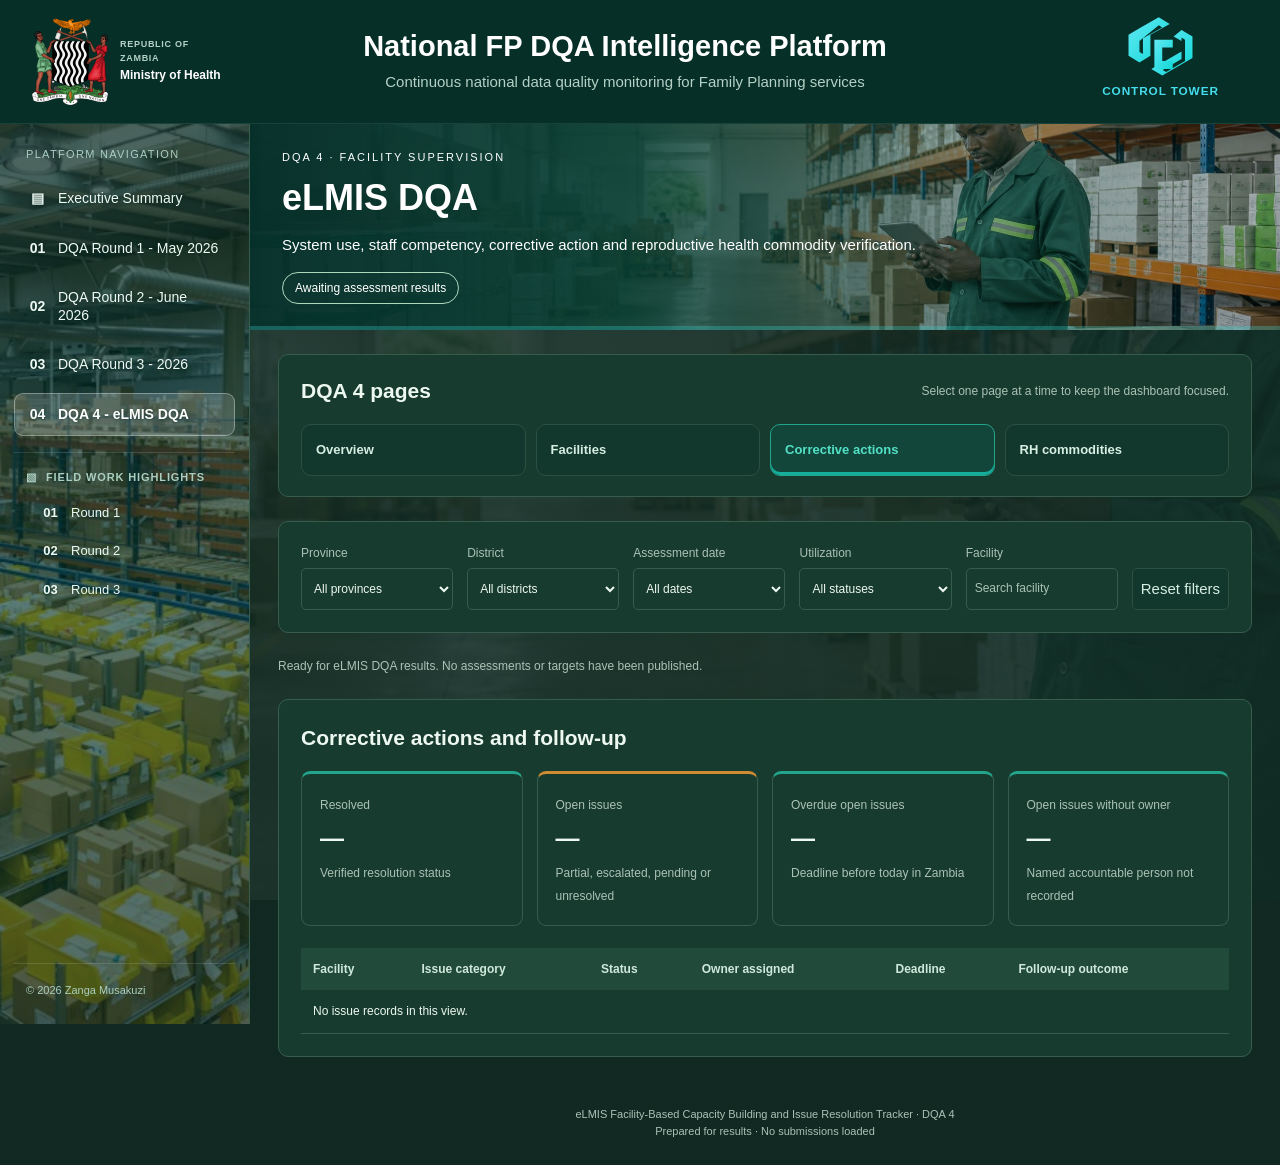
<file: elmis-dqa-actions.html>
<!doctype html>
<html lang="en">
<head>
  <meta charset="utf-8"><meta name="viewport" content="width=device-width,initial-scale=1">
  <title>DQA 4 — eLMIS DQA | NSCCU</title>
  <link rel="icon" href="assets/zambia-coat-of-arms.svg" type="image/svg+xml">
  <link rel="stylesheet" href="assets/elmis-dqa.css?v=20261104-pages2">
  <script src="assets/elmis-dqa.js?v=20261104-pages2" defer></script>
  <link rel="stylesheet" href="assets/control-tower-dark.css?v=20261105-lighter3">
</head>
<body data-dqa-page="corrective-actions">
<header class="institutional-header">
        <div class="brand-lockup"><img class="coa" src="assets/zambia-coat-of-arms.svg" alt="Republic of Zambia coat of arms">
            <div class="brand-copy"><span>Republic of Zambia</span>Ministry of Health</div>
        </div>
        <div class="masthead">
            <h1>National FP DQA Intelligence Platform</h1>
            <p>Continuous national data quality monitoring for Family Planning services</p>
        </div>
        <div class="brand-lockup right"><img class="tower" src="assets/control-tower-logo.svg" alt="National Supply Chain Coordinating Unit Control Tower"></div>
        <button class="mobile-nav-toggle" id="mobileNavToggle" type="button" aria-controls="platformSidebar" aria-expanded="false" onclick="toggleMobileNav()">☰ Menu</button>
    </header>
<div class="layout app-shell">
  <aside class="sidebar" id="platformSidebar" aria-label="DQA platform navigation">
            <div class="sidebar-title">Platform Navigation</div>
            <nav>
                <a class="nav-link" data-nav-target="executive-summary" href="index.html#executive-summary"><span class="nav-icon">▤</span><span>Executive Summary</span></a>
                <a class="nav-link round-link" id="round1Link" href="index.html?round=round1#executive-dashboard"><span class="nav-icon">01</span><span>DQA Round 1 - May 2026</span></a>
                <a class="nav-link round-link" id="round2Link" href="index.html?round=round2#executive-dashboard"><span class="nav-icon">02</span><span>DQA Round 2 - June 2026</span></a>
                <a class="nav-link round-link" id="round3Link" href="index.html?round=round3#executive-dashboard"><span class="nav-icon">03</span><span>DQA Round 3 - 2026</span></a>
                <a class="nav-link active round-link" id="round4Link" aria-current="page" href="elmis-dqa.html#executive-dashboard"><span class="nav-icon">04</span><span>DQA 4 - eLMIS DQA</span></a>
                <div class="sidebar-group" aria-labelledby="fieldHighlightsNavTitle">
                    <div class="sidebar-group-title" id="fieldHighlightsNavTitle"><span aria-hidden="true">▧</span><span>Field Work Highlights</span></div>
                    <a class="nav-link field-link" data-nav-target="field-highlights-round1" href="index.html#field-highlights-round1"><span class="nav-icon">01</span><span>Round 1</span></a>
                    <a class="nav-link field-link" data-nav-target="field-highlights-round2" href="index.html#field-highlights-round2"><span class="nav-icon">02</span><span>Round 2</span></a>
                    <a class="nav-link field-link" data-nav-target="field-highlights-round3" href="index.html#field-highlights-round3"><span class="nav-icon">03</span><span>Round 3</span></a>
                </div>
            </nav>
            <div class="sidebar-copyright">&copy; 2026 Zanga Musakuzi</div>
        </aside>
  <main id="executive-dashboard" class="main-content">
    <section class="hero"><p class="eyebrow">DQA 4 · Facility supervision</p><h1>eLMIS DQA</h1><p>System use, staff competency, corrective action and reproductive health commodity verification.</p><span class="badge" id="dataStatus">Loading assessment status…</span></section>
    <section class="dqa-page-menu panel"><div class="dqa-page-heading"><h2>DQA 4 pages</h2><p>Select one page at a time to keep the dashboard focused.</p></div><nav class="tabs" aria-label="eLMIS DQA pages"><a data-dqa-link="overview" href="elmis-dqa.html">Overview</a><a data-dqa-link="facility-performance" href="elmis-dqa-facilities.html">Facilities</a><a data-dqa-link="corrective-actions" class="active" aria-current="page" href="elmis-dqa-actions.html">Corrective actions</a><a data-dqa-link="rh-commodities" href="elmis-dqa-commodities.html">RH commodities</a></nav></section>
    <section class="panel filters" aria-label="Assessment filters">
      <label>Province<select id="province"><option value="">All provinces</option></select></label>
      <label>District<select id="district"><option value="">All districts</option></select></label>
      <label>Assessment date<select id="visitDate"><option value="">All dates</option></select></label>
      <label>Utilization<select id="utilization"><option value="">All statuses</option><option value="active">Active</option><option value="limited">Limited / irregular</option><option value="inactive">Not used</option><option value="unavailable">Unable to verify</option></select></label>
      <label>Facility<input id="facilitySearch" type="search" placeholder="Search facility"></label><button id="resetFilters" type="button">Reset filters</button>
    </section>
    <p class="scope" id="scope" aria-live="polite"></p>
    <section id="overview" data-dqa-panel="overview" hidden><h2>Assessment overview</h2><div id="metrics" class="metrics"></div>
      <div class="columns"><article class="panel"><h3>Verified utilization</h3><div id="utilizationSummary"></div><p class="note">Use is assessed over the 30 calendar days ending on the visit date. Access today is measured separately.</p></article><article class="panel"><h3>Mentorship and competency</h3><div id="mentorshipSummary"></div><p class="note">Competency is demonstrated independently after OJT. Staff totals are visit reports, not unique people across facilities.</p></article></div>
    </section>
    <section id="facility-performance" class="panel" data-dqa-panel="facility-performance" hidden><h2>Facility assessments</h2><p class="note">The latest assessment per facility within the selected date and location filters is shown. Utilization and search filters are applied to those latest assessments.</p><div class="table-wrap"><table><thead><tr><th>Province / district</th><th>Facility</th><th>Visit date</th><th>Access today</th><th>Verified use</th><th>OJT conducted</th><th>Reported stock-outs</th></tr></thead><tbody id="facilityRows"></tbody></table></div></section>
    <section id="corrective-actions" class="panel" data-dqa-panel="corrective-actions"><h2>Corrective actions and follow-up</h2><div id="issueSummary" class="metrics compact"></div><div class="table-wrap"><table><thead><tr><th>Facility</th><th>Issue category</th><th>Status</th><th>Owner assigned</th><th>Deadline</th><th>Follow-up outcome</th></tr></thead><tbody id="issueRows"></tbody></table></div></section>
    <section id="rh-commodities" data-dqa-panel="rh-commodities" hidden><h2>RH commodities</h2><div class="columns"><article class="panel"><h3>Current stock-outs</h3><p class="note">A stock-out means zero usable physical stock among commodities normally managed by the facility. Facilities may report multiple commodities.</p><div id="stockoutSummary"></div></article><article class="panel"><h3>Physical stock versus eLMIS</h3><div id="stockSummary"></div><p class="note">Match rates include only verified comparisons on the same usable-stock basis, unit and cutoff. Quantities in different units are never added together. Sampling has no fixed upper limit.</p></article></div><div class="panel table-wrap"><table><thead><tr><th>Facility / commodity</th><th>Unit</th><th>Baseline variance</th><th>After-intervention variance</th><th>Comparison basis</th></tr></thead><tbody id="commodityRows"></tbody></table></div></section>
    <footer>eLMIS Facility-Based Capacity Building and Issue Resolution Tracker · DQA 4<br><span id="updated"></span></footer>
  </main>
</div>
</body></html>
</file>
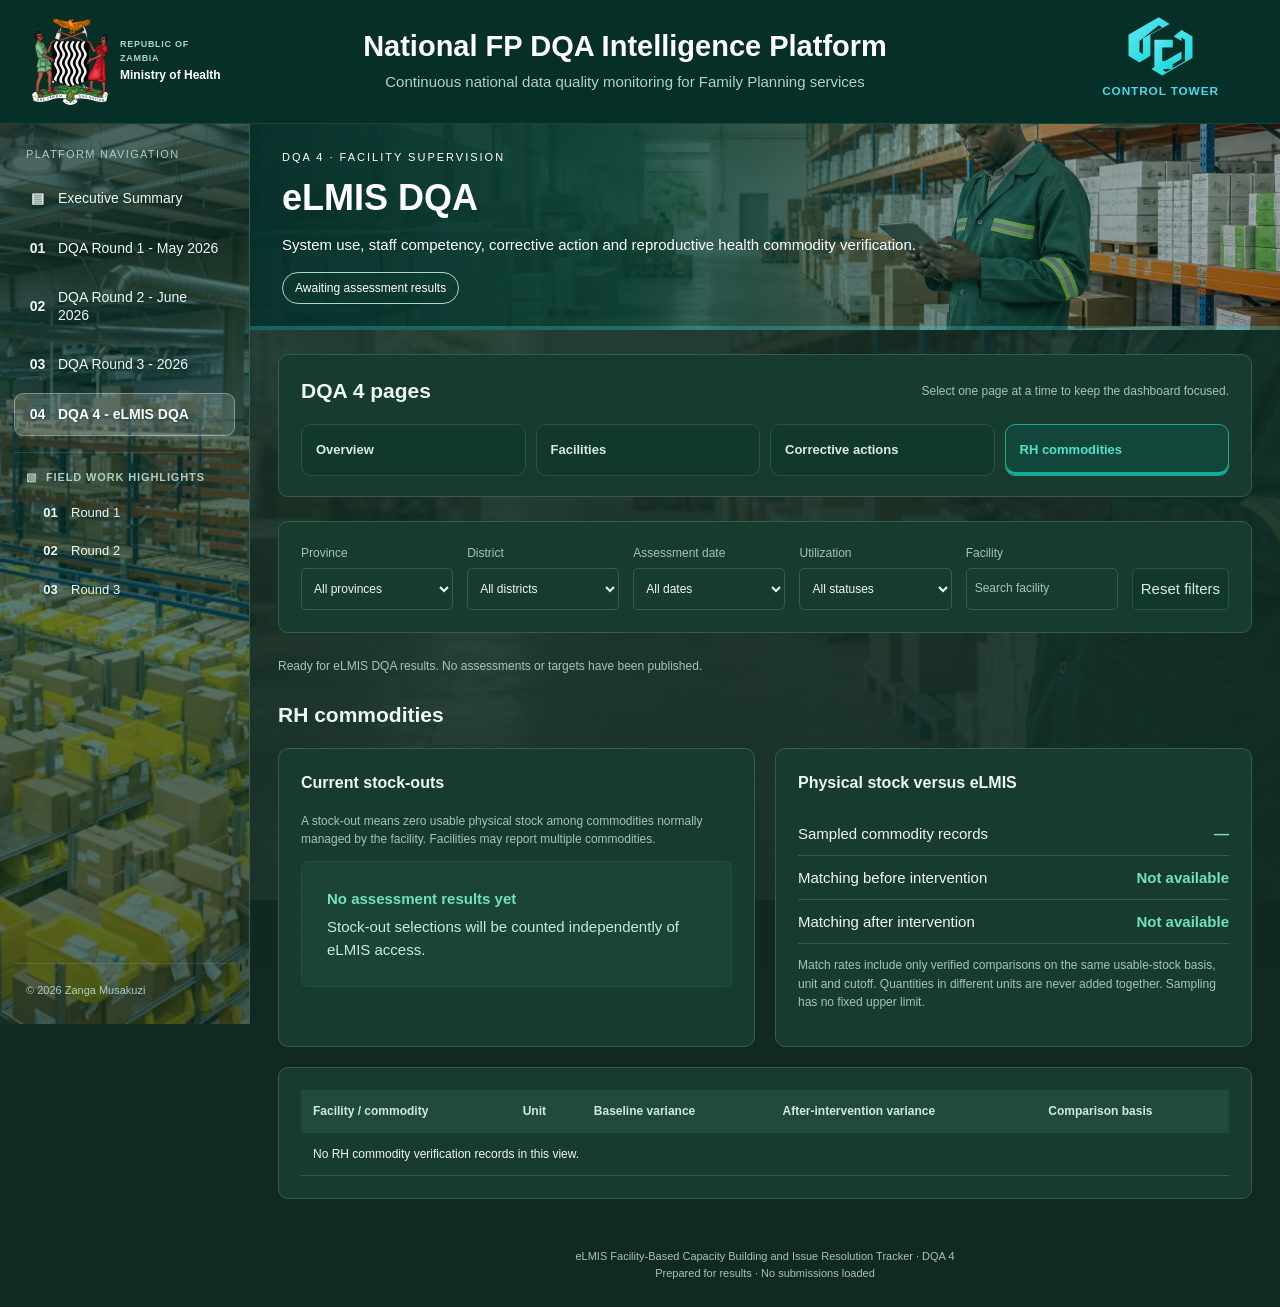
<file: elmis-dqa-commodities.html>
<!doctype html>
<html lang="en">
<head>
  <meta charset="utf-8"><meta name="viewport" content="width=device-width,initial-scale=1">
  <title>DQA 4 — eLMIS DQA | NSCCU</title>
  <link rel="icon" href="assets/zambia-coat-of-arms.svg" type="image/svg+xml">
  <link rel="stylesheet" href="assets/elmis-dqa.css?v=20261104-pages2">
  <script src="assets/elmis-dqa.js?v=20261104-pages2" defer></script>
  <link rel="stylesheet" href="assets/control-tower-dark.css?v=20261105-lighter3">
</head>
<body data-dqa-page="rh-commodities">
<header class="institutional-header">
        <div class="brand-lockup"><img class="coa" src="assets/zambia-coat-of-arms.svg" alt="Republic of Zambia coat of arms">
            <div class="brand-copy"><span>Republic of Zambia</span>Ministry of Health</div>
        </div>
        <div class="masthead">
            <h1>National FP DQA Intelligence Platform</h1>
            <p>Continuous national data quality monitoring for Family Planning services</p>
        </div>
        <div class="brand-lockup right"><img class="tower" src="assets/control-tower-logo.svg" alt="National Supply Chain Coordinating Unit Control Tower"></div>
        <button class="mobile-nav-toggle" id="mobileNavToggle" type="button" aria-controls="platformSidebar" aria-expanded="false" onclick="toggleMobileNav()">☰ Menu</button>
    </header>
<div class="layout app-shell">
  <aside class="sidebar" id="platformSidebar" aria-label="DQA platform navigation">
            <div class="sidebar-title">Platform Navigation</div>
            <nav>
                <a class="nav-link" data-nav-target="executive-summary" href="index.html#executive-summary"><span class="nav-icon">▤</span><span>Executive Summary</span></a>
                <a class="nav-link round-link" id="round1Link" href="index.html?round=round1#executive-dashboard"><span class="nav-icon">01</span><span>DQA Round 1 - May 2026</span></a>
                <a class="nav-link round-link" id="round2Link" href="index.html?round=round2#executive-dashboard"><span class="nav-icon">02</span><span>DQA Round 2 - June 2026</span></a>
                <a class="nav-link round-link" id="round3Link" href="index.html?round=round3#executive-dashboard"><span class="nav-icon">03</span><span>DQA Round 3 - 2026</span></a>
                <a class="nav-link active round-link" id="round4Link" aria-current="page" href="elmis-dqa.html#executive-dashboard"><span class="nav-icon">04</span><span>DQA 4 - eLMIS DQA</span></a>
                <div class="sidebar-group" aria-labelledby="fieldHighlightsNavTitle">
                    <div class="sidebar-group-title" id="fieldHighlightsNavTitle"><span aria-hidden="true">▧</span><span>Field Work Highlights</span></div>
                    <a class="nav-link field-link" data-nav-target="field-highlights-round1" href="index.html#field-highlights-round1"><span class="nav-icon">01</span><span>Round 1</span></a>
                    <a class="nav-link field-link" data-nav-target="field-highlights-round2" href="index.html#field-highlights-round2"><span class="nav-icon">02</span><span>Round 2</span></a>
                    <a class="nav-link field-link" data-nav-target="field-highlights-round3" href="index.html#field-highlights-round3"><span class="nav-icon">03</span><span>Round 3</span></a>
                </div>
            </nav>
            <div class="sidebar-copyright">&copy; 2026 Zanga Musakuzi</div>
        </aside>
  <main id="executive-dashboard" class="main-content">
    <section class="hero"><p class="eyebrow">DQA 4 · Facility supervision</p><h1>eLMIS DQA</h1><p>System use, staff competency, corrective action and reproductive health commodity verification.</p><span class="badge" id="dataStatus">Loading assessment status…</span></section>
    <section class="dqa-page-menu panel"><div class="dqa-page-heading"><h2>DQA 4 pages</h2><p>Select one page at a time to keep the dashboard focused.</p></div><nav class="tabs" aria-label="eLMIS DQA pages"><a data-dqa-link="overview" href="elmis-dqa.html">Overview</a><a data-dqa-link="facility-performance" href="elmis-dqa-facilities.html">Facilities</a><a data-dqa-link="corrective-actions" href="elmis-dqa-actions.html">Corrective actions</a><a data-dqa-link="rh-commodities" class="active" aria-current="page" href="elmis-dqa-commodities.html">RH commodities</a></nav></section>
    <section class="panel filters" aria-label="Assessment filters">
      <label>Province<select id="province"><option value="">All provinces</option></select></label>
      <label>District<select id="district"><option value="">All districts</option></select></label>
      <label>Assessment date<select id="visitDate"><option value="">All dates</option></select></label>
      <label>Utilization<select id="utilization"><option value="">All statuses</option><option value="active">Active</option><option value="limited">Limited / irregular</option><option value="inactive">Not used</option><option value="unavailable">Unable to verify</option></select></label>
      <label>Facility<input id="facilitySearch" type="search" placeholder="Search facility"></label><button id="resetFilters" type="button">Reset filters</button>
    </section>
    <p class="scope" id="scope" aria-live="polite"></p>
    <section id="overview" data-dqa-panel="overview" hidden><h2>Assessment overview</h2><div id="metrics" class="metrics"></div>
      <div class="columns"><article class="panel"><h3>Verified utilization</h3><div id="utilizationSummary"></div><p class="note">Use is assessed over the 30 calendar days ending on the visit date. Access today is measured separately.</p></article><article class="panel"><h3>Mentorship and competency</h3><div id="mentorshipSummary"></div><p class="note">Competency is demonstrated independently after OJT. Staff totals are visit reports, not unique people across facilities.</p></article></div>
    </section>
    <section id="facility-performance" class="panel" data-dqa-panel="facility-performance" hidden><h2>Facility assessments</h2><p class="note">The latest assessment per facility within the selected date and location filters is shown. Utilization and search filters are applied to those latest assessments.</p><div class="table-wrap"><table><thead><tr><th>Province / district</th><th>Facility</th><th>Visit date</th><th>Access today</th><th>Verified use</th><th>OJT conducted</th><th>Reported stock-outs</th></tr></thead><tbody id="facilityRows"></tbody></table></div></section>
    <section id="corrective-actions" class="panel" data-dqa-panel="corrective-actions" hidden><h2>Corrective actions and follow-up</h2><div id="issueSummary" class="metrics compact"></div><div class="table-wrap"><table><thead><tr><th>Facility</th><th>Issue category</th><th>Status</th><th>Owner assigned</th><th>Deadline</th><th>Follow-up outcome</th></tr></thead><tbody id="issueRows"></tbody></table></div></section>
    <section id="rh-commodities" data-dqa-panel="rh-commodities"><h2>RH commodities</h2><div class="columns"><article class="panel"><h3>Current stock-outs</h3><p class="note">A stock-out means zero usable physical stock among commodities normally managed by the facility. Facilities may report multiple commodities.</p><div id="stockoutSummary"></div></article><article class="panel"><h3>Physical stock versus eLMIS</h3><div id="stockSummary"></div><p class="note">Match rates include only verified comparisons on the same usable-stock basis, unit and cutoff. Quantities in different units are never added together. Sampling has no fixed upper limit.</p></article></div><div class="panel table-wrap"><table><thead><tr><th>Facility / commodity</th><th>Unit</th><th>Baseline variance</th><th>After-intervention variance</th><th>Comparison basis</th></tr></thead><tbody id="commodityRows"></tbody></table></div></section>
    <footer>eLMIS Facility-Based Capacity Building and Issue Resolution Tracker · DQA 4<br><span id="updated"></span></footer>
  </main>
</div>
</body></html>
</file>
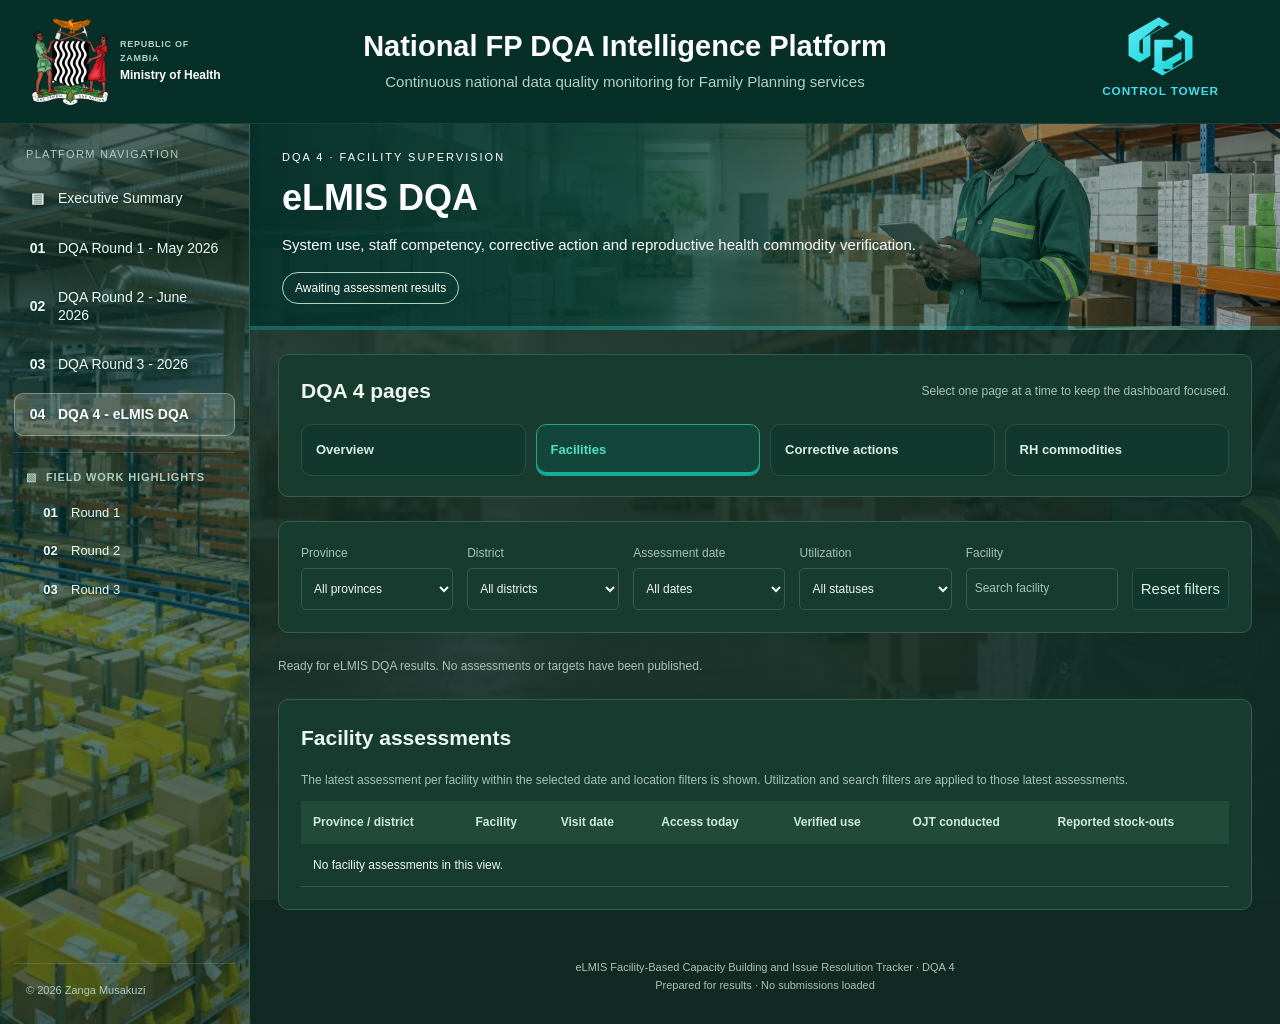
<file: elmis-dqa-facilities.html>
<!doctype html>
<html lang="en">
<head>
  <meta charset="utf-8"><meta name="viewport" content="width=device-width,initial-scale=1">
  <title>DQA 4 — eLMIS DQA | NSCCU</title>
  <link rel="icon" href="assets/zambia-coat-of-arms.svg" type="image/svg+xml">
  <link rel="stylesheet" href="assets/elmis-dqa.css?v=20261104-pages2">
  <script src="assets/elmis-dqa.js?v=20261104-pages2" defer></script>
  <link rel="stylesheet" href="assets/control-tower-dark.css?v=20261105-lighter3">
</head>
<body data-dqa-page="facility-performance">
<header class="institutional-header">
        <div class="brand-lockup"><img class="coa" src="assets/zambia-coat-of-arms.svg" alt="Republic of Zambia coat of arms">
            <div class="brand-copy"><span>Republic of Zambia</span>Ministry of Health</div>
        </div>
        <div class="masthead">
            <h1>National FP DQA Intelligence Platform</h1>
            <p>Continuous national data quality monitoring for Family Planning services</p>
        </div>
        <div class="brand-lockup right"><img class="tower" src="assets/control-tower-logo.svg" alt="National Supply Chain Coordinating Unit Control Tower"></div>
        <button class="mobile-nav-toggle" id="mobileNavToggle" type="button" aria-controls="platformSidebar" aria-expanded="false" onclick="toggleMobileNav()">☰ Menu</button>
    </header>
<div class="layout app-shell">
  <aside class="sidebar" id="platformSidebar" aria-label="DQA platform navigation">
            <div class="sidebar-title">Platform Navigation</div>
            <nav>
                <a class="nav-link" data-nav-target="executive-summary" href="index.html#executive-summary"><span class="nav-icon">▤</span><span>Executive Summary</span></a>
                <a class="nav-link round-link" id="round1Link" href="index.html?round=round1#executive-dashboard"><span class="nav-icon">01</span><span>DQA Round 1 - May 2026</span></a>
                <a class="nav-link round-link" id="round2Link" href="index.html?round=round2#executive-dashboard"><span class="nav-icon">02</span><span>DQA Round 2 - June 2026</span></a>
                <a class="nav-link round-link" id="round3Link" href="index.html?round=round3#executive-dashboard"><span class="nav-icon">03</span><span>DQA Round 3 - 2026</span></a>
                <a class="nav-link active round-link" id="round4Link" aria-current="page" href="elmis-dqa.html#executive-dashboard"><span class="nav-icon">04</span><span>DQA 4 - eLMIS DQA</span></a>
                <div class="sidebar-group" aria-labelledby="fieldHighlightsNavTitle">
                    <div class="sidebar-group-title" id="fieldHighlightsNavTitle"><span aria-hidden="true">▧</span><span>Field Work Highlights</span></div>
                    <a class="nav-link field-link" data-nav-target="field-highlights-round1" href="index.html#field-highlights-round1"><span class="nav-icon">01</span><span>Round 1</span></a>
                    <a class="nav-link field-link" data-nav-target="field-highlights-round2" href="index.html#field-highlights-round2"><span class="nav-icon">02</span><span>Round 2</span></a>
                    <a class="nav-link field-link" data-nav-target="field-highlights-round3" href="index.html#field-highlights-round3"><span class="nav-icon">03</span><span>Round 3</span></a>
                </div>
            </nav>
            <div class="sidebar-copyright">&copy; 2026 Zanga Musakuzi</div>
        </aside>
  <main id="executive-dashboard" class="main-content">
    <section class="hero"><p class="eyebrow">DQA 4 · Facility supervision</p><h1>eLMIS DQA</h1><p>System use, staff competency, corrective action and reproductive health commodity verification.</p><span class="badge" id="dataStatus">Loading assessment status…</span></section>
    <section class="dqa-page-menu panel"><div class="dqa-page-heading"><h2>DQA 4 pages</h2><p>Select one page at a time to keep the dashboard focused.</p></div><nav class="tabs" aria-label="eLMIS DQA pages"><a data-dqa-link="overview" href="elmis-dqa.html">Overview</a><a data-dqa-link="facility-performance" class="active" aria-current="page" href="elmis-dqa-facilities.html">Facilities</a><a data-dqa-link="corrective-actions" href="elmis-dqa-actions.html">Corrective actions</a><a data-dqa-link="rh-commodities" href="elmis-dqa-commodities.html">RH commodities</a></nav></section>
    <section class="panel filters" aria-label="Assessment filters">
      <label>Province<select id="province"><option value="">All provinces</option></select></label>
      <label>District<select id="district"><option value="">All districts</option></select></label>
      <label>Assessment date<select id="visitDate"><option value="">All dates</option></select></label>
      <label>Utilization<select id="utilization"><option value="">All statuses</option><option value="active">Active</option><option value="limited">Limited / irregular</option><option value="inactive">Not used</option><option value="unavailable">Unable to verify</option></select></label>
      <label>Facility<input id="facilitySearch" type="search" placeholder="Search facility"></label><button id="resetFilters" type="button">Reset filters</button>
    </section>
    <p class="scope" id="scope" aria-live="polite"></p>
    <section id="overview" data-dqa-panel="overview" hidden><h2>Assessment overview</h2><div id="metrics" class="metrics"></div>
      <div class="columns"><article class="panel"><h3>Verified utilization</h3><div id="utilizationSummary"></div><p class="note">Use is assessed over the 30 calendar days ending on the visit date. Access today is measured separately.</p></article><article class="panel"><h3>Mentorship and competency</h3><div id="mentorshipSummary"></div><p class="note">Competency is demonstrated independently after OJT. Staff totals are visit reports, not unique people across facilities.</p></article></div>
    </section>
    <section id="facility-performance" class="panel" data-dqa-panel="facility-performance"><h2>Facility assessments</h2><p class="note">The latest assessment per facility within the selected date and location filters is shown. Utilization and search filters are applied to those latest assessments.</p><div class="table-wrap"><table><thead><tr><th>Province / district</th><th>Facility</th><th>Visit date</th><th>Access today</th><th>Verified use</th><th>OJT conducted</th><th>Reported stock-outs</th></tr></thead><tbody id="facilityRows"></tbody></table></div></section>
    <section id="corrective-actions" class="panel" data-dqa-panel="corrective-actions" hidden><h2>Corrective actions and follow-up</h2><div id="issueSummary" class="metrics compact"></div><div class="table-wrap"><table><thead><tr><th>Facility</th><th>Issue category</th><th>Status</th><th>Owner assigned</th><th>Deadline</th><th>Follow-up outcome</th></tr></thead><tbody id="issueRows"></tbody></table></div></section>
    <section id="rh-commodities" data-dqa-panel="rh-commodities" hidden><h2>RH commodities</h2><div class="columns"><article class="panel"><h3>Current stock-outs</h3><p class="note">A stock-out means zero usable physical stock among commodities normally managed by the facility. Facilities may report multiple commodities.</p><div id="stockoutSummary"></div></article><article class="panel"><h3>Physical stock versus eLMIS</h3><div id="stockSummary"></div><p class="note">Match rates include only verified comparisons on the same usable-stock basis, unit and cutoff. Quantities in different units are never added together. Sampling has no fixed upper limit.</p></article></div><div class="panel table-wrap"><table><thead><tr><th>Facility / commodity</th><th>Unit</th><th>Baseline variance</th><th>After-intervention variance</th><th>Comparison basis</th></tr></thead><tbody id="commodityRows"></tbody></table></div></section>
    <footer>eLMIS Facility-Based Capacity Building and Issue Resolution Tracker · DQA 4<br><span id="updated"></span></footer>
  </main>
</div>
</body></html>
</file>
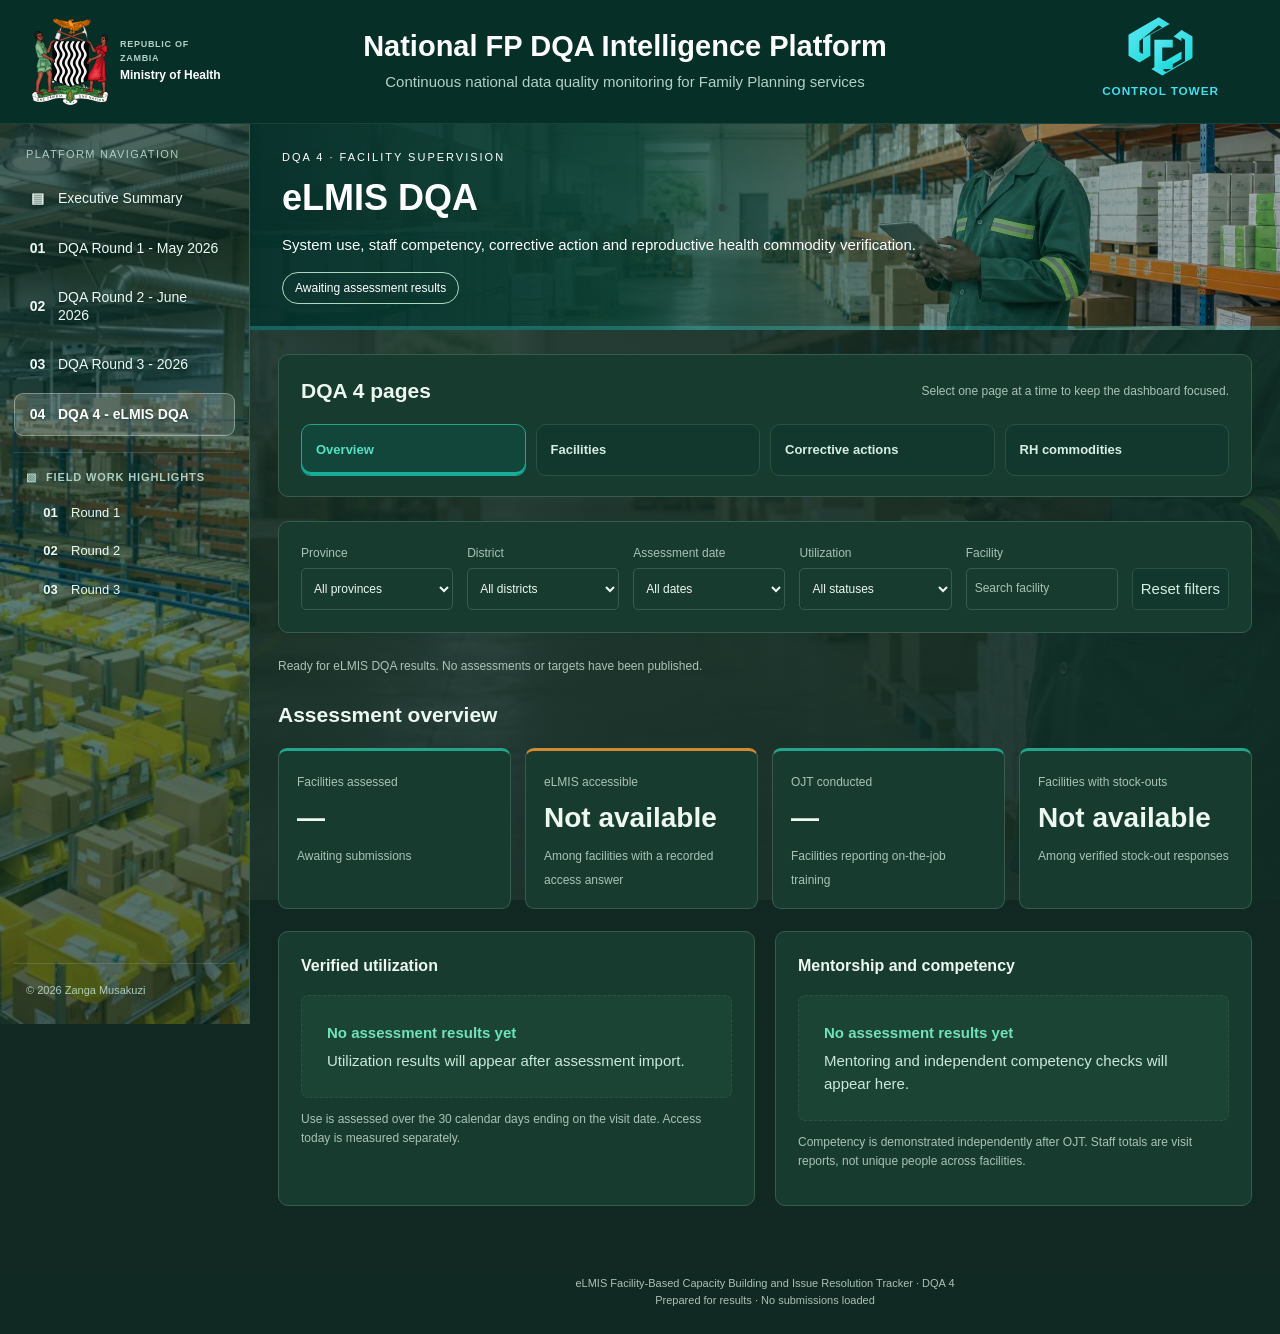
<file: elmis-dqa.html>
<!doctype html>
<html lang="en">
<head>
  <meta charset="utf-8"><meta name="viewport" content="width=device-width,initial-scale=1">
  <title>DQA 4 — eLMIS DQA | NSCCU</title>
  <link rel="icon" href="assets/zambia-coat-of-arms.svg" type="image/svg+xml">
  <link rel="stylesheet" href="assets/elmis-dqa.css?v=20261104-pages2">
  <script src="assets/elmis-dqa.js?v=20261104-pages2" defer></script>
  <link rel="stylesheet" href="assets/control-tower-dark.css?v=20261105-lighter3">
</head>
<body data-dqa-page="overview">
<header class="institutional-header">
        <div class="brand-lockup"><img class="coa" src="assets/zambia-coat-of-arms.svg" alt="Republic of Zambia coat of arms">
            <div class="brand-copy"><span>Republic of Zambia</span>Ministry of Health</div>
        </div>
        <div class="masthead">
            <h1>National FP DQA Intelligence Platform</h1>
            <p>Continuous national data quality monitoring for Family Planning services</p>
        </div>
        <div class="brand-lockup right"><img class="tower" src="assets/control-tower-logo.svg" alt="National Supply Chain Coordinating Unit Control Tower"></div>
        <button class="mobile-nav-toggle" id="mobileNavToggle" type="button" aria-controls="platformSidebar" aria-expanded="false" onclick="toggleMobileNav()">☰ Menu</button>
    </header>
<div class="layout app-shell">
  <aside class="sidebar" id="platformSidebar" aria-label="DQA platform navigation">
            <div class="sidebar-title">Platform Navigation</div>
            <nav>
                <a class="nav-link" data-nav-target="executive-summary" href="index.html#executive-summary"><span class="nav-icon">▤</span><span>Executive Summary</span></a>
                <a class="nav-link round-link" id="round1Link" href="index.html?round=round1#executive-dashboard"><span class="nav-icon">01</span><span>DQA Round 1 - May 2026</span></a>
                <a class="nav-link round-link" id="round2Link" href="index.html?round=round2#executive-dashboard"><span class="nav-icon">02</span><span>DQA Round 2 - June 2026</span></a>
                <a class="nav-link round-link" id="round3Link" href="index.html?round=round3#executive-dashboard"><span class="nav-icon">03</span><span>DQA Round 3 - 2026</span></a>
                <a class="nav-link active round-link" id="round4Link" aria-current="page" href="elmis-dqa.html#executive-dashboard"><span class="nav-icon">04</span><span>DQA 4 - eLMIS DQA</span></a>
                <div class="sidebar-group" aria-labelledby="fieldHighlightsNavTitle">
                    <div class="sidebar-group-title" id="fieldHighlightsNavTitle"><span aria-hidden="true">▧</span><span>Field Work Highlights</span></div>
                    <a class="nav-link field-link" data-nav-target="field-highlights-round1" href="index.html#field-highlights-round1"><span class="nav-icon">01</span><span>Round 1</span></a>
                    <a class="nav-link field-link" data-nav-target="field-highlights-round2" href="index.html#field-highlights-round2"><span class="nav-icon">02</span><span>Round 2</span></a>
                    <a class="nav-link field-link" data-nav-target="field-highlights-round3" href="index.html#field-highlights-round3"><span class="nav-icon">03</span><span>Round 3</span></a>
                </div>
            </nav>
            <div class="sidebar-copyright">&copy; 2026 Zanga Musakuzi</div>
        </aside>
  <main id="executive-dashboard" class="main-content">
    <section class="hero"><p class="eyebrow">DQA 4 · Facility supervision</p><h1>eLMIS DQA</h1><p>System use, staff competency, corrective action and reproductive health commodity verification.</p><span class="badge" id="dataStatus">Loading assessment status…</span></section>
    <section class="dqa-page-menu panel"><div class="dqa-page-heading"><h2>DQA 4 pages</h2><p>Select one page at a time to keep the dashboard focused.</p></div><nav class="tabs" aria-label="eLMIS DQA pages"><a data-dqa-link="overview" class="active" aria-current="page" href="elmis-dqa.html">Overview</a><a data-dqa-link="facility-performance" href="elmis-dqa-facilities.html">Facilities</a><a data-dqa-link="corrective-actions" href="elmis-dqa-actions.html">Corrective actions</a><a data-dqa-link="rh-commodities" href="elmis-dqa-commodities.html">RH commodities</a></nav></section>
    <section class="panel filters" aria-label="Assessment filters">
      <label>Province<select id="province"><option value="">All provinces</option></select></label>
      <label>District<select id="district"><option value="">All districts</option></select></label>
      <label>Assessment date<select id="visitDate"><option value="">All dates</option></select></label>
      <label>Utilization<select id="utilization"><option value="">All statuses</option><option value="active">Active</option><option value="limited">Limited / irregular</option><option value="inactive">Not used</option><option value="unavailable">Unable to verify</option></select></label>
      <label>Facility<input id="facilitySearch" type="search" placeholder="Search facility"></label><button id="resetFilters" type="button">Reset filters</button>
    </section>
    <p class="scope" id="scope" aria-live="polite"></p>
    <section id="overview" data-dqa-panel="overview"><h2>Assessment overview</h2><div id="metrics" class="metrics"></div>
      <div class="columns"><article class="panel"><h3>Verified utilization</h3><div id="utilizationSummary"></div><p class="note">Use is assessed over the 30 calendar days ending on the visit date. Access today is measured separately.</p></article><article class="panel"><h3>Mentorship and competency</h3><div id="mentorshipSummary"></div><p class="note">Competency is demonstrated independently after OJT. Staff totals are visit reports, not unique people across facilities.</p></article></div>
    </section>
    <section id="facility-performance" class="panel" data-dqa-panel="facility-performance" hidden><h2>Facility assessments</h2><p class="note">The latest assessment per facility within the selected date and location filters is shown. Utilization and search filters are applied to those latest assessments.</p><div class="table-wrap"><table><thead><tr><th>Province / district</th><th>Facility</th><th>Visit date</th><th>Access today</th><th>Verified use</th><th>OJT conducted</th><th>Reported stock-outs</th></tr></thead><tbody id="facilityRows"></tbody></table></div></section>
    <section id="corrective-actions" class="panel" data-dqa-panel="corrective-actions" hidden><h2>Corrective actions and follow-up</h2><div id="issueSummary" class="metrics compact"></div><div class="table-wrap"><table><thead><tr><th>Facility</th><th>Issue category</th><th>Status</th><th>Owner assigned</th><th>Deadline</th><th>Follow-up outcome</th></tr></thead><tbody id="issueRows"></tbody></table></div></section>
    <section id="rh-commodities" data-dqa-panel="rh-commodities" hidden><h2>RH commodities</h2><div class="columns"><article class="panel"><h3>Current stock-outs</h3><p class="note">A stock-out means zero usable physical stock among commodities normally managed by the facility. Facilities may report multiple commodities.</p><div id="stockoutSummary"></div></article><article class="panel"><h3>Physical stock versus eLMIS</h3><div id="stockSummary"></div><p class="note">Match rates include only verified comparisons on the same usable-stock basis, unit and cutoff. Quantities in different units are never added together. Sampling has no fixed upper limit.</p></article></div><div class="panel table-wrap"><table><thead><tr><th>Facility / commodity</th><th>Unit</th><th>Baseline variance</th><th>After-intervention variance</th><th>Comparison basis</th></tr></thead><tbody id="commodityRows"></tbody></table></div></section>
    <footer>eLMIS Facility-Based Capacity Building and Issue Resolution Tracker · DQA 4<br><span id="updated"></span></footer>
  </main>
</div>
</body></html>
</file>
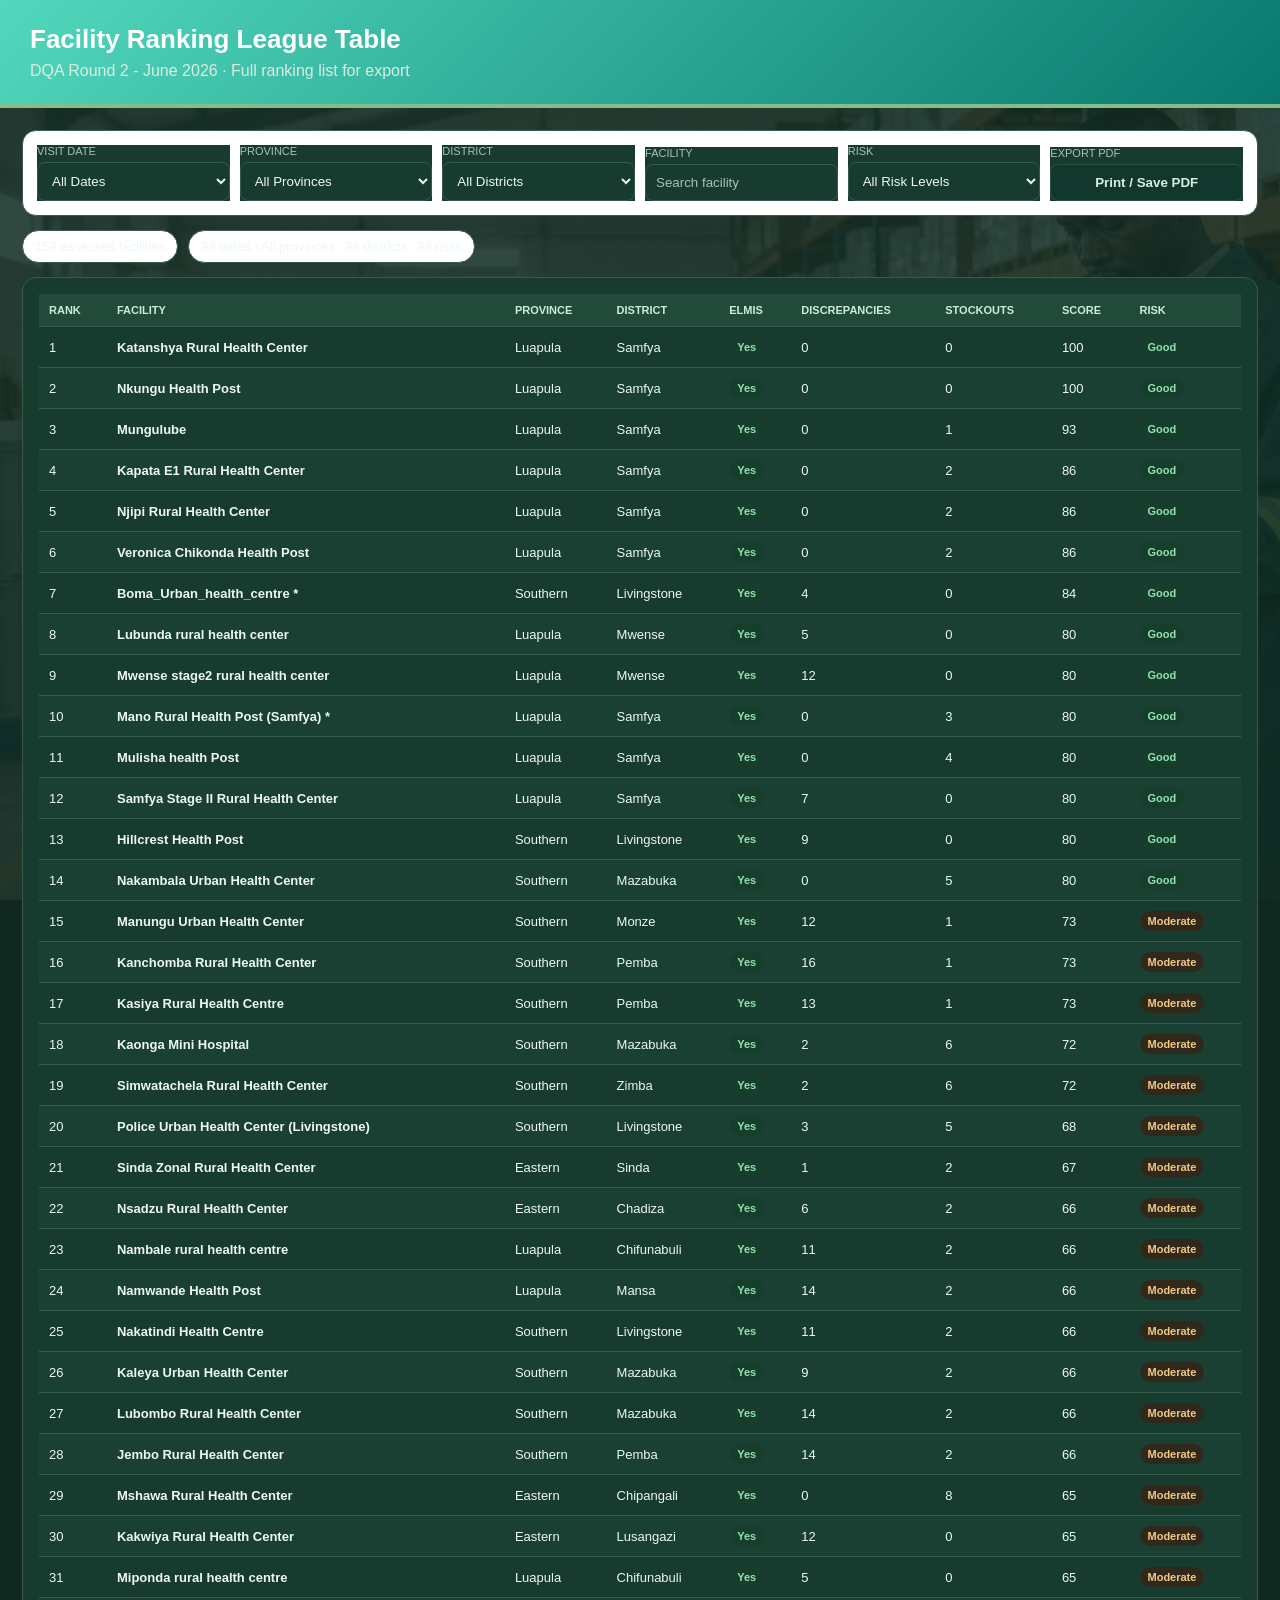
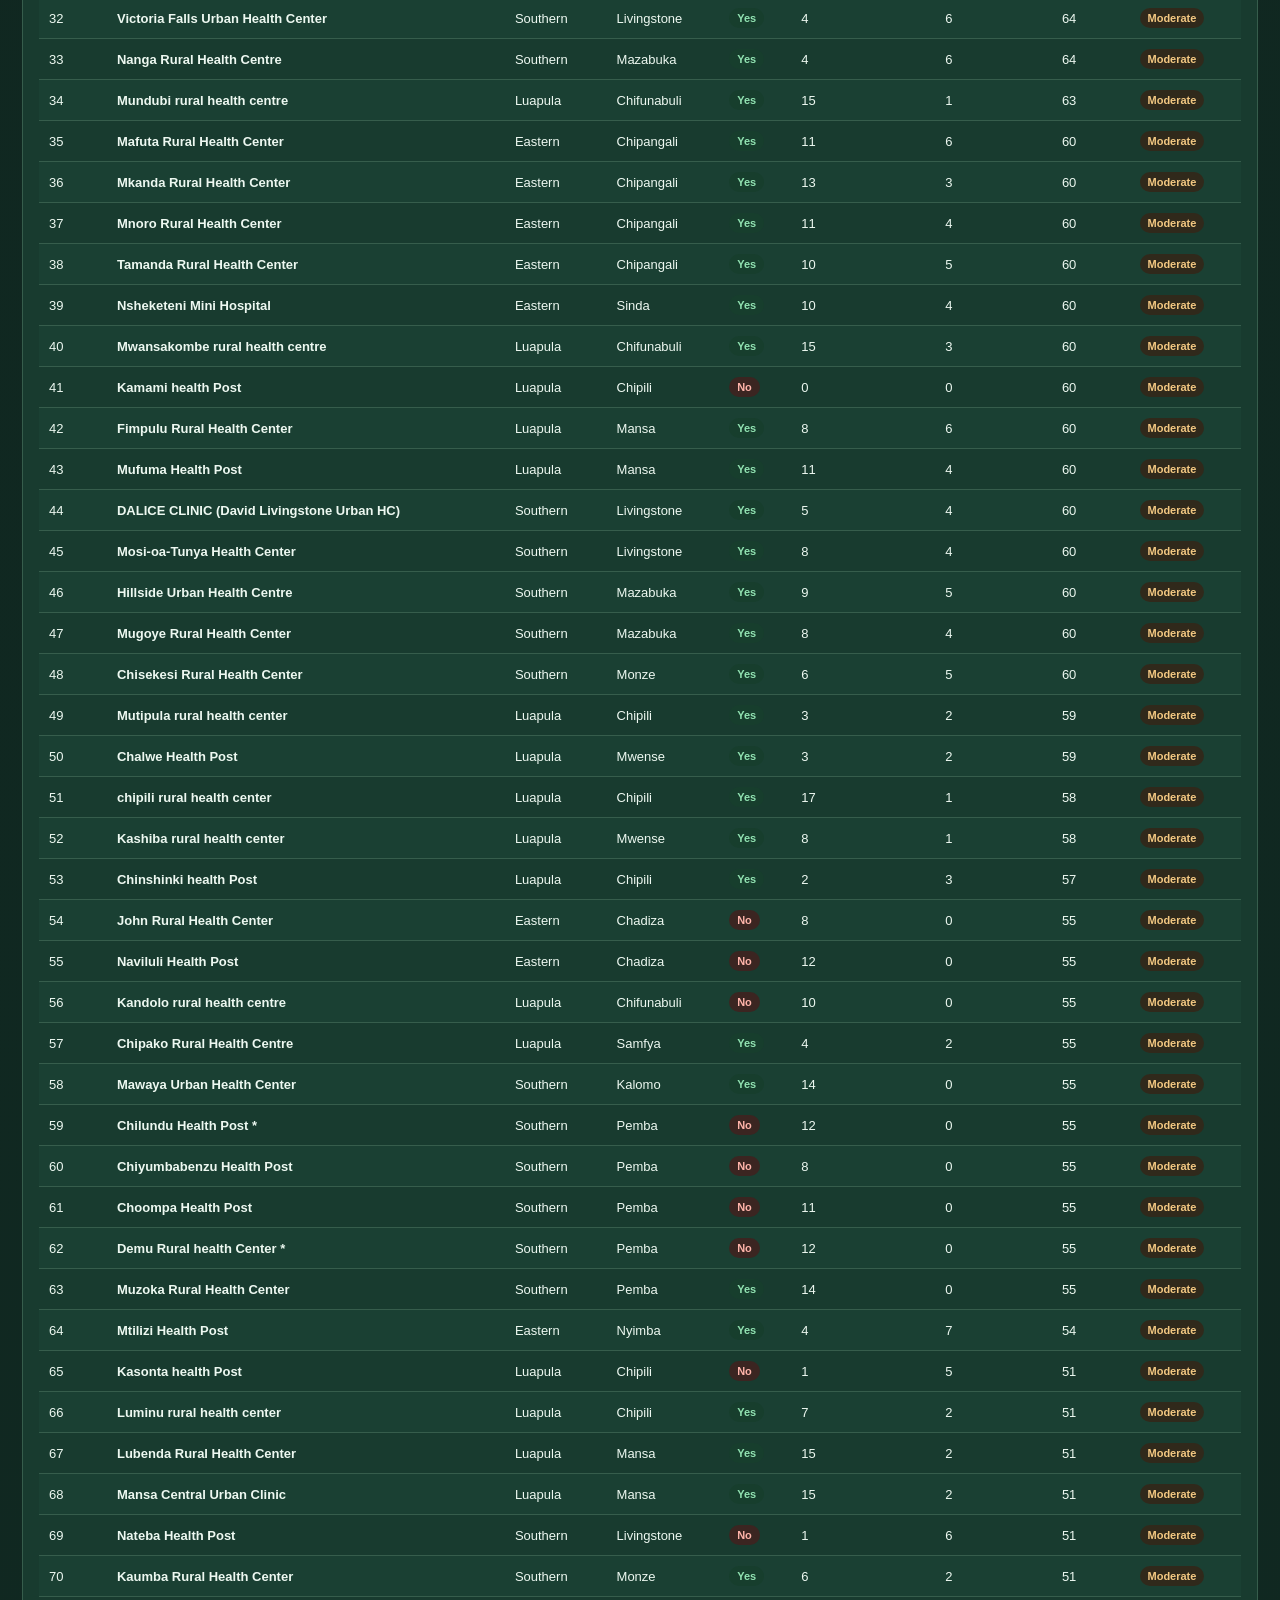
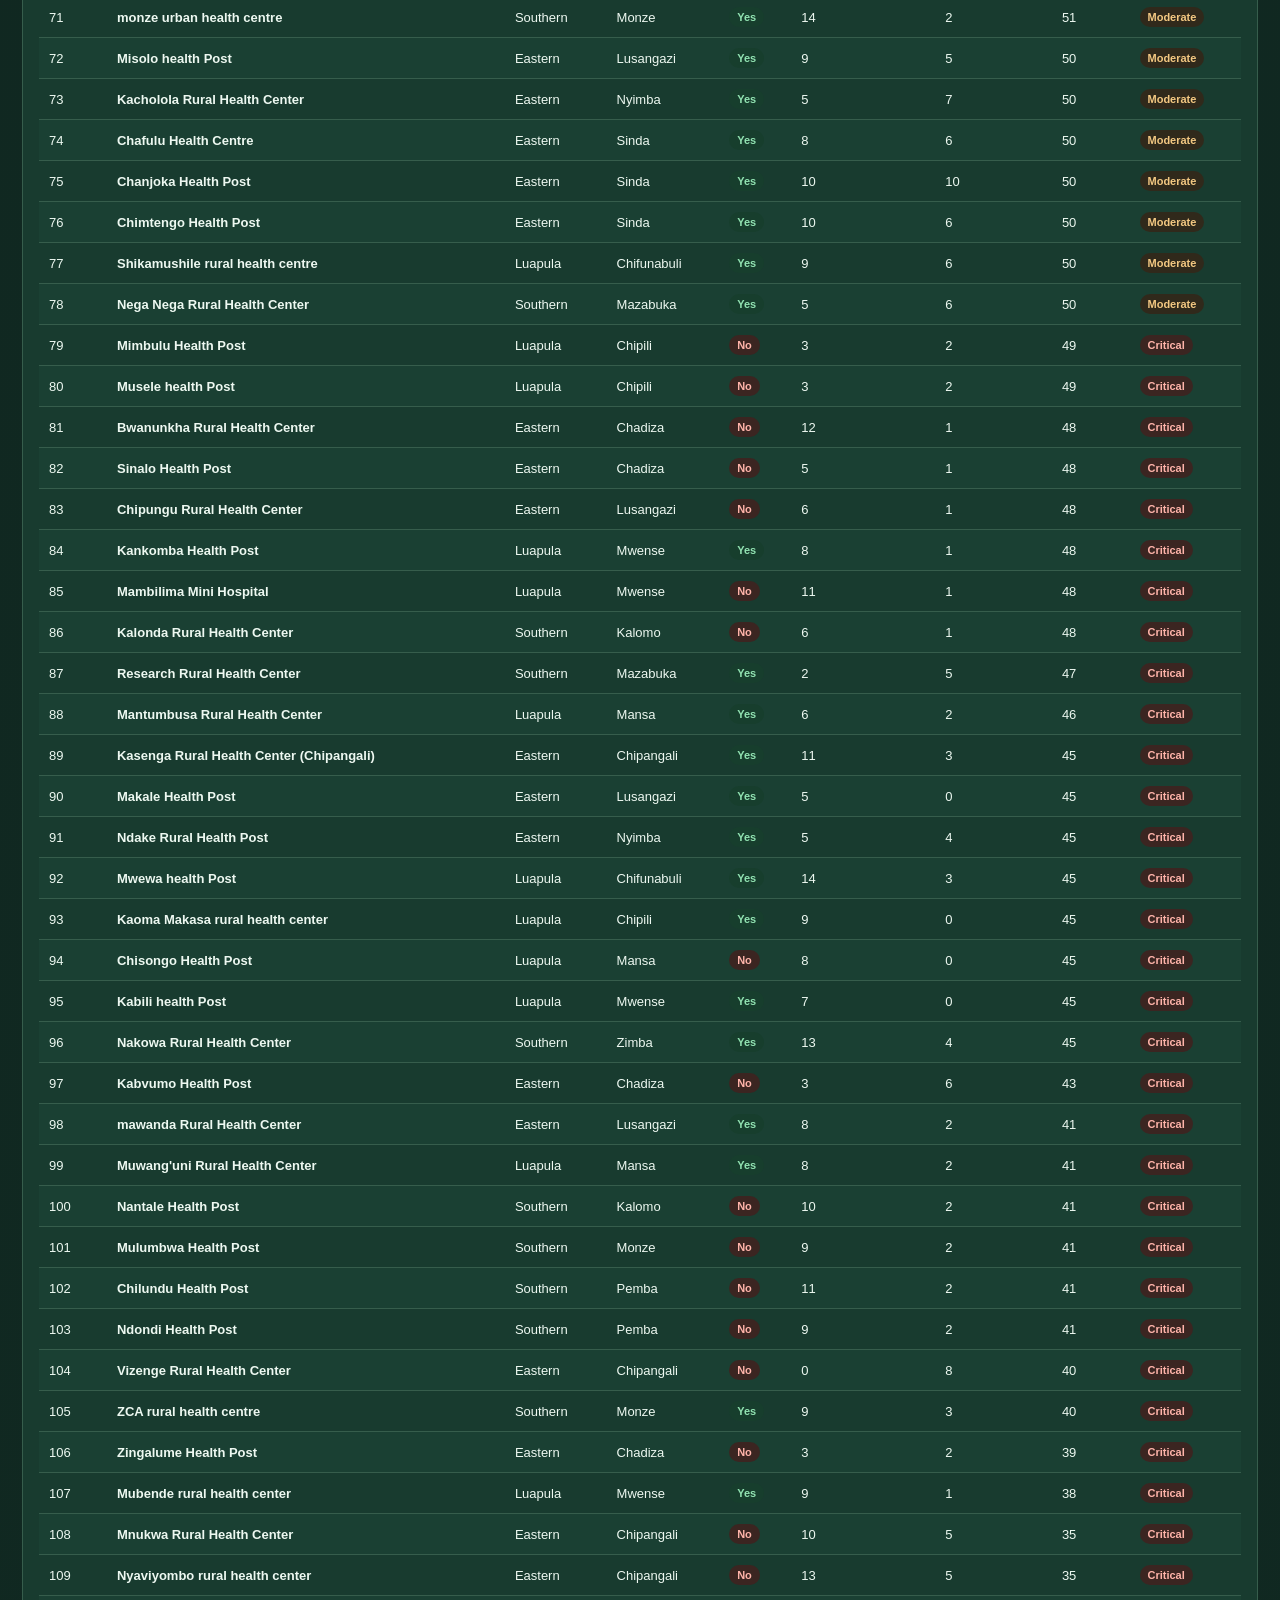
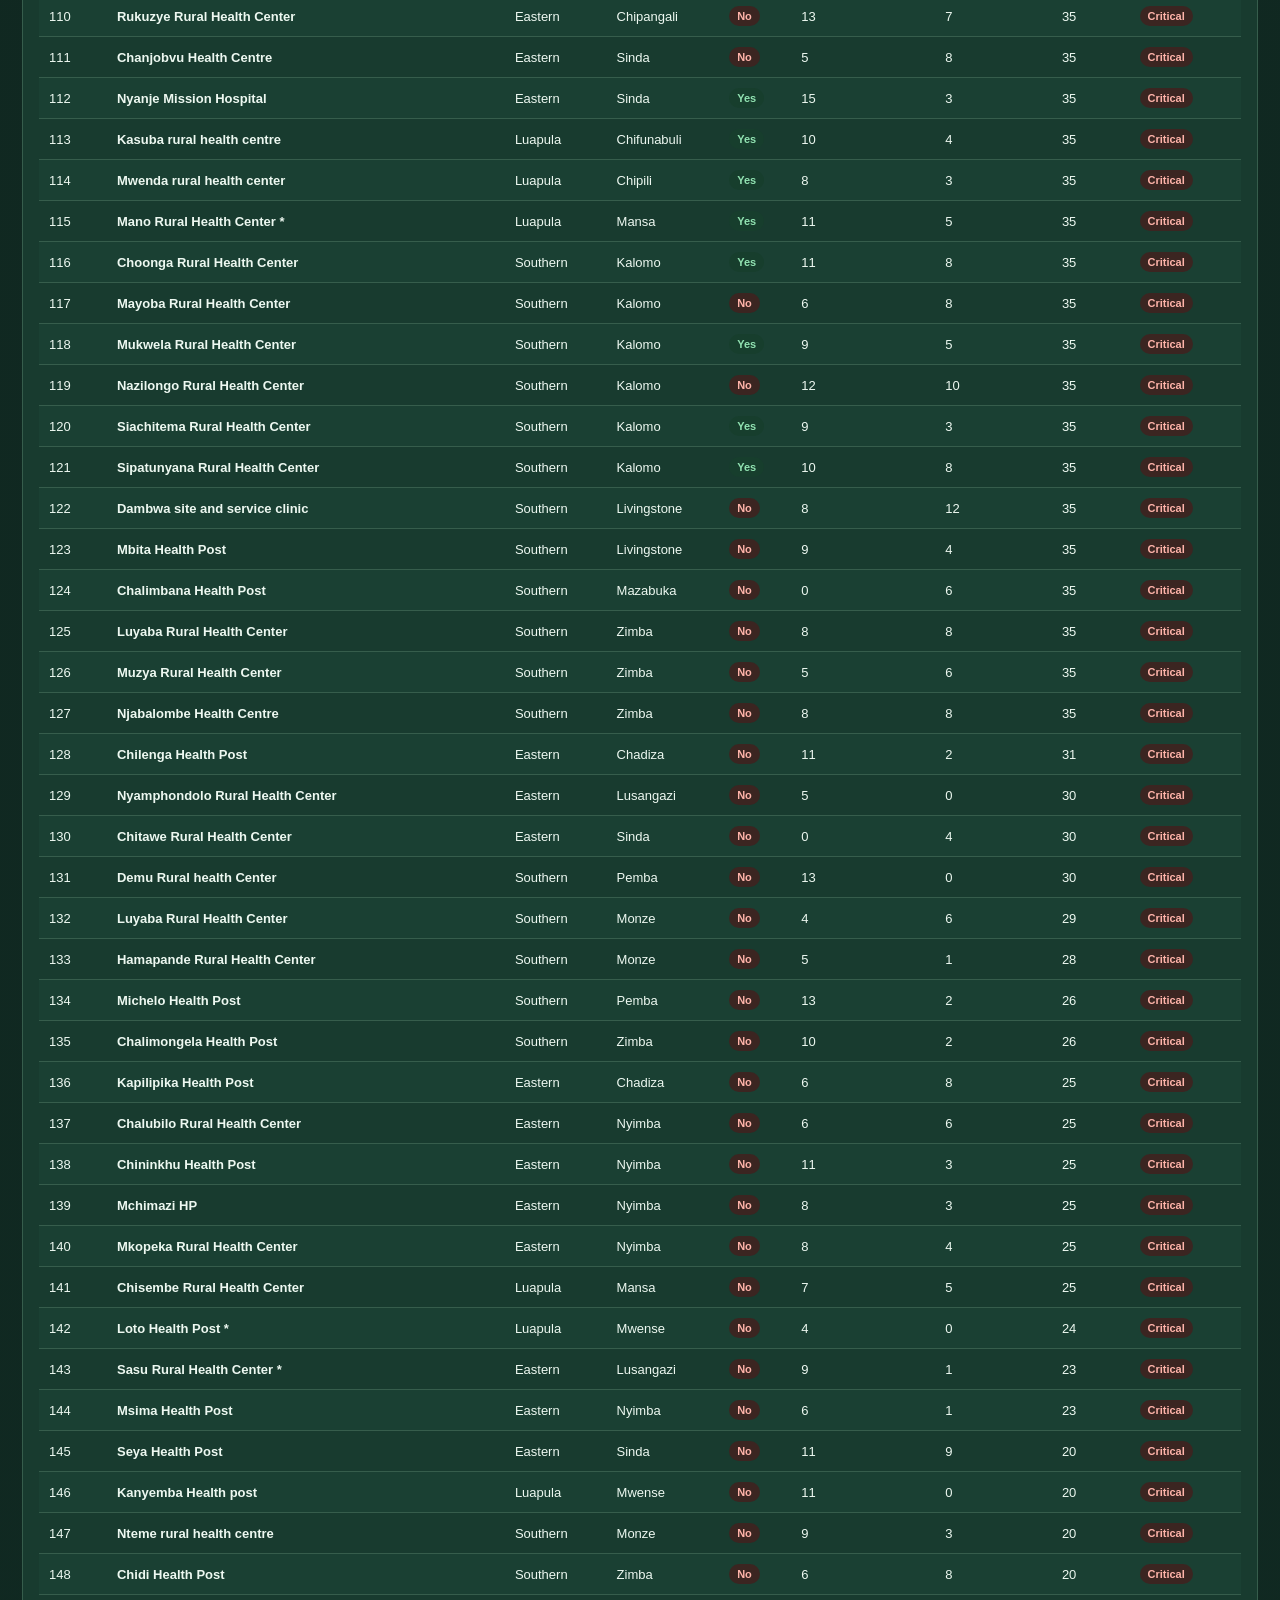
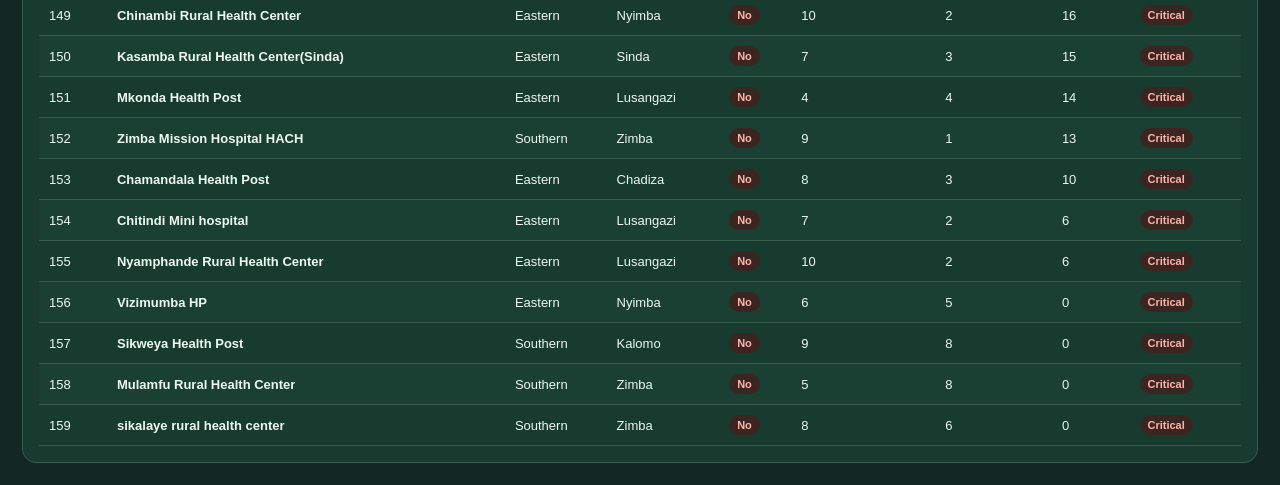
<file: facility-ranking.html>
<!doctype html>
<html lang="en">
<head>
  <meta charset="utf-8">
  <meta name="viewport" content="width=device-width,initial-scale=1">
  <title>Facility Ranking League Table | FP DQA Intelligence Platform</title>
  <style>
    :root{--blue:#0b5d3b;--blue2:#198754;--line:#d4e5da;--muted:#657084;--bg:#eff7f2;--text:#172033;--good:#177245;--warn:#b76e00;--crit:#b42318}
    *{box-sizing:border-box}
    body{margin:0;font-family:Arial,Helvetica,sans-serif;background:var(--bg);color:var(--text)}
    header{background:linear-gradient(135deg,var(--blue),var(--blue2));color:#fff;padding:24px 30px;border-bottom:4px solid #82bd8a}
    header h1{margin:0;font-size:26px} header p{margin:7px 0 0;color:#d8eee1}
    main{max-width:1400px;margin:auto;padding:22px}
    .toolbar{display:flex;gap:10px;align-items:end;flex-wrap:wrap;background:#fff;border:1px solid var(--line);border-radius:14px;padding:14px;margin-bottom:14px}
    .filter{flex:1;min-width:170px}.filter label{display:block;font-size:11px;text-transform:uppercase;color:var(--muted);margin-bottom:5px}
    select,input,button{width:100%;padding:10px;border:1px solid var(--line);border-radius:8px;background:#fff}
    button{background:var(--blue);color:#fff;font-weight:800;cursor:pointer}
    .summary{display:flex;gap:10px;flex-wrap:wrap;margin-bottom:14px}.summary span{background:#fff;border:1px solid var(--line);border-radius:999px;padding:8px 12px;font-size:13px}
    .card{background:#fff;border:1px solid var(--line);border-radius:14px;padding:16px;box-shadow:0 8px 24px rgba(12,68,124,.08)}
    table{width:100%;border-collapse:collapse;font-size:13px}th,td{padding:10px;border-bottom:1px solid var(--line);text-align:left}
    th{font-size:11px;text-transform:uppercase;color:var(--muted);background:#f5faf6;position:sticky;top:0}
    .pill{display:inline-block;border-radius:999px;padding:4px 8px;font-size:11px;font-weight:800}.red{background:#fdecec;color:var(--crit)}.yellow{background:#fff4df;color:var(--warn)}.green{background:#e7f7ee;color:var(--good)}.grey{background:#eef1f5;color:#64748b}
    .empty{text-align:center;color:var(--muted);padding:30px}
    @media(max-width:700px){main{padding:12px}header{padding:20px}.filter{min-width:100%}.card{overflow-x:auto}}
    @media print{body{background:#fff}header{padding:12px 0;color:#000;background:#fff;border-bottom:2px solid #000}.toolbar{display:none}.card{box-shadow:none;border:0;padding:0}main{max-width:none;padding:0}th{position:static}.summary span{border:0;padding-left:0}}
  </style>
  <link rel="stylesheet" href="assets/control-tower-dark.css?v=20261105-lighter3">
</head>
<body>
  <header><h1>Facility Ranking League Table</h1><p id="subtitle">Loading full facility ranking list...</p></header>
  <main>
    <section class="toolbar">
      <div class="filter"><label>Visit Date</label><select id="dateFilter"></select></div>
      <div class="filter"><label>Province</label><select id="provinceFilter"></select></div>
      <div class="filter"><label>District</label><select id="districtFilter"></select></div>
      <div class="filter"><label>Facility</label><input id="facilitySearch" placeholder="Search facility"></div>
      <div class="filter"><label>Risk</label><select id="riskFilter"></select></div>
      <div class="filter"><label>Export PDF</label><button onclick="window.print()">Print / Save PDF</button></div>
    </section>
    <div class="summary"><span id="rowCount">Loading...</span><span id="scopeLabel"></span></div>
    <section class="card">
      <table>
        <thead><tr><th>Rank</th><th>Facility</th><th>Province</th><th>District</th><th>eLMIS</th><th>Discrepancies</th><th>Stockouts</th><th>Score</th><th>Risk</th></tr></thead>
        <tbody id="rankingRows"></tbody>
      </table>
    </section>
  </main>
  <script>
    let TARGET={facilities:[]},DAILY={records:[]};
    const params=new URLSearchParams(location.search);
    const requestedRound=params.get('round');
    const round=['round1','round2','round3'].includes(requestedRound)?requestedRound:'round2';
    const base=round==='round1'?'data/':`data/${round}/`;
    const roundName=round==='round3'?'DQA Round 3 - 2026':round==='round2'?'DQA Round 2 - June 2026':'DQA Round 1 - May 2026';
    function norm(value){return String(value||'').toLowerCase().replace(/[^a-z0-9]/g,'')}
    function similar(a,b){let x=norm(a),y=norm(b);return x&&y&&(x===y||x.includes(y)||y.includes(x)||x.slice(0,6)===y.slice(0,6))}
    function key(x){return `${x.province}|${x.district}|${x.facility}`.toLowerCase()}
    function score(r){if(!r||!r.assessed)return 0;let s=100;if(!r.elmisFunctional)s-=25;if(!r.stockCardUpdated)s-=15;if(!r.functionalThermometer)s-=10;if(!r.tempChartUpdated)s-=10;if(!r.fefoFollowed)s-=10;s-=Math.min(20,(r.dhis2Discrepancy||0)*4);s-=Math.min(20,((r.pharmacyStockout||0)+(r.facilityStockout||0))*7);return Math.max(0,s)}
    function riskFromScore(s){return s<50?'Critical':s<75?'Moderate':'Good'}
    function cls(r){return r==='Critical'?'red':r==='Moderate'?'yellow':r==='Good'?'green':'grey'}
    function uniqueRankedFacilities(rows){let seen=new Set(),out=[];rows.forEach(f=>{let k=key(f);if(seen.has(k))return;seen.add(k);out.push(f)});return out}
    function option(value,label,selected){return `<option value="${value}"${value===selected?' selected':''}>${label}</option>`}
    function dailyRecords(){let d=dateFilter.value;return (DAILY.records||[]).filter(r=>d==='All'||(r.visitDate||DAILY.date)===d)}
    function merged(){
      let records=dailyRecords(),used=new Set();
      let mergedTargets=TARGET.facilities.map(f=>{let idx=records.findIndex((r,i)=>!used.has(i)&&r.province===f.province&&r.district===f.district&&key(r)===key(f));if(idx<0)idx=records.findIndex((r,i)=>!used.has(i)&&r.province===f.province&&r.district===f.district&&similar(r.facility,f.facility));if(idx>=0){let hit=records[idx];used.add(idx);return Object.assign({},f,hit,{facility:f.facility,sourceFacility:hit.facility,assessed:true})}return Object.assign({},f,{assessed:false})});
      let unmatched=records.filter((r,i)=>!used.has(i)).map(r=>Object.assign({},r,{assessed:true,unmatched:true}));
      return mergedTargets.concat(unmatched);
    }
    function populateDistricts(){
      let province=provinceFilter.value,selected=districtFilter.value||params.get('district')||'All';
      let districts=[...new Set(TARGET.facilities.concat(DAILY.records||[]).filter(f=>province==='All'||f.province===province).map(f=>f.district))].sort();
      if(selected!=='All'&&!districts.includes(selected))selected='All';
      districtFilter.innerHTML=option('All','All Districts',selected)+districts.map(d=>option(d,d,selected)).join('');
    }
    function render(){
      let province=provinceFilter.value,district=districtFilter.value,q=facilitySearch.value.trim().toLowerCase(),risk=riskFilter.value;
      let rows=merged().filter(f=>f.assessed&&(province==='All'||f.province===province)&&(district==='All'||f.district===district)&&(!q||f.facility.toLowerCase().includes(q)||(f.sourceFacility||'').toLowerCase().includes(q)));
      rows=uniqueRankedFacilities(rows).map(f=>Object.assign({},f,{score:score(f),risk:riskFromScore(score(f))})).filter(f=>risk==='All'||f.risk===risk).sort((a,b)=>b.score-a.score||a.province.localeCompare(b.province)||a.district.localeCompare(b.district)||a.facility.localeCompare(b.facility));
      rankingRows.innerHTML=rows.length?rows.map((f,i)=>{let stockouts=(f.pharmacyStockout||0)+(f.facilityStockout||0);return `<tr><td>${i+1}</td><td><strong>${f.sourceFacility||f.facility}${f.unmatched?' *':''}</strong></td><td>${f.province}</td><td>${f.district}</td><td><span class="pill ${f.elmisFunctional?'green':'red'}">${f.elmisFunctional?'Yes':'No'}</span></td><td>${f.dhis2Discrepancy||0}</td><td>${stockouts}</td><td>${f.score}</td><td><span class="pill ${cls(f.risk)}">${f.risk}</span></td></tr>`}).join(''):'<tr><td colspan="9" class="empty">No assessed facilities match the selected filters.</td></tr>';
      rowCount.textContent=`${rows.length} assessed facilities`;
      scopeLabel.textContent=`${dateFilter.value==='All'?'All dates':dateFilter.value} · ${province==='All'?'All provinces':province} · ${district==='All'?'All districts':district} · ${risk==='All'?'All risks':risk}`;
      subtitle.textContent=`${roundName} · Full ranking list for export`;
    }
    async function init(){
      [TARGET,DAILY]=await Promise.all([fetch(base+'target-facilities.json',{cache:'no-store'}).then(r=>r.json()),fetch(base+'daily/latest.json',{cache:'no-store'}).then(r=>r.json())]);
      let dates=[...new Set(DAILY.records.map(r=>r.visitDate).filter(Boolean))].sort(),selectedDate=params.get('date')||'All';
      if(selectedDate!=='All'&&!dates.includes(selectedDate))selectedDate='All';
      dateFilter.innerHTML=option('All','All Dates',selectedDate)+dates.map(d=>option(d,d,selectedDate)).join('');
      let provinces=[...new Set(TARGET.facilities.map(f=>f.province).concat((DAILY.records||[]).map(r=>r.province)))].sort(),selectedProvince=params.get('province')||'All';
      if(selectedProvince!=='All'&&!provinces.includes(selectedProvince))selectedProvince='All';
      provinceFilter.innerHTML=option('All','All Provinces',selectedProvince)+provinces.map(p=>option(p,p,selectedProvince)).join('');
      let selectedRisk=params.get('risk')||'All';
      riskFilter.innerHTML=['All','Critical','Moderate','Good'].map(r=>option(r,r==='All'?'All Risk Levels':r,selectedRisk)).join('');
      populateDistricts();facilitySearch.value=params.get('q')||'';
      dateFilter.onchange=render;provinceFilter.onchange=()=>{districtFilter.value='All';populateDistricts();render()};districtFilter.onchange=render;facilitySearch.oninput=render;riskFilter.onchange=render;
      render();
    }
    init().catch(error=>{subtitle.textContent='Unable to load facility ranking';rankingRows.innerHTML=`<tr><td colspan="9" class="empty">${error.message}</td></tr>`});
  </script>
</body>
</html>
</file>
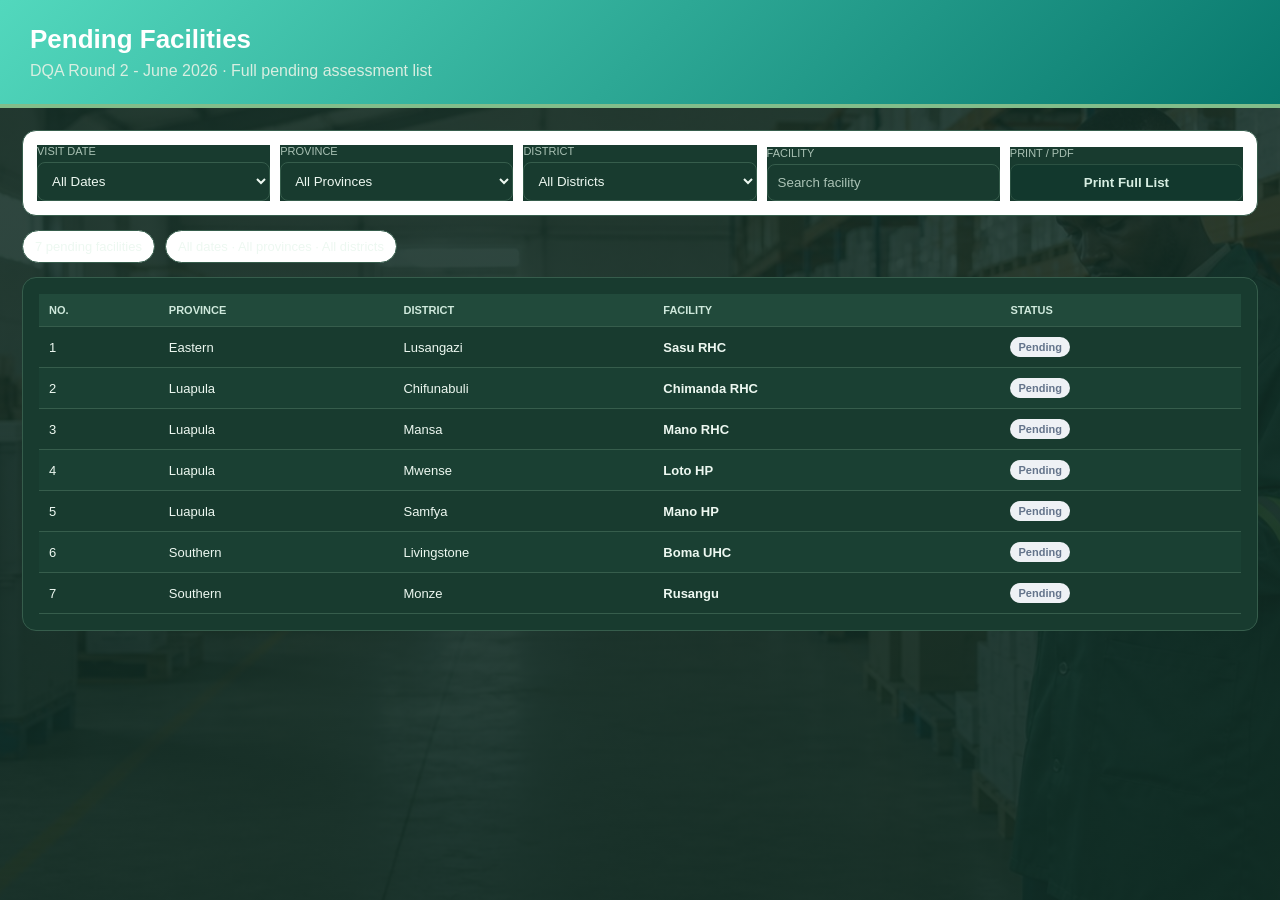
<file: pending-facilities.html>
<!doctype html>
<html lang="en">
<head>
  <meta charset="utf-8">
  <meta name="viewport" content="width=device-width,initial-scale=1">
  <title>Pending Facilities | FP DQA Intelligence Platform</title>
  <style>
    :root{--blue:#0b5d3b;--blue2:#198754;--line:#d4e5da;--muted:#657084;--bg:#eff7f2;--text:#172033}
    *{box-sizing:border-box}
    body{margin:0;font-family:Arial,Helvetica,sans-serif;background:var(--bg);color:var(--text)}
    header{background:linear-gradient(135deg,var(--blue),var(--blue2));color:#fff;padding:24px 30px;border-bottom:4px solid #82bd8a}
    header h1{margin:0;font-size:26px} header p{margin:7px 0 0;color:#d8eee1}
    main{max-width:1400px;margin:auto;padding:22px}
    .toolbar{display:flex;gap:10px;align-items:end;flex-wrap:wrap;background:#fff;border:1px solid var(--line);border-radius:14px;padding:14px;margin-bottom:14px}
    .filter{flex:1;min-width:175px}.filter label{display:block;font-size:11px;text-transform:uppercase;color:var(--muted);margin-bottom:5px}
    select,input,button{width:100%;padding:10px;border:1px solid var(--line);border-radius:8px;background:#fff}
    button{background:var(--blue);color:#fff;font-weight:800;cursor:pointer}
    .summary{display:flex;gap:10px;flex-wrap:wrap;margin-bottom:14px}.summary span{background:#fff;border:1px solid var(--line);border-radius:999px;padding:8px 12px;font-size:13px}
    .card{background:#fff;border:1px solid var(--line);border-radius:14px;padding:16px;box-shadow:0 8px 24px rgba(12,68,124,.08)}
    table{width:100%;border-collapse:collapse;font-size:13px}th,td{padding:10px;border-bottom:1px solid var(--line);text-align:left}
    th{font-size:11px;text-transform:uppercase;color:var(--muted);background:#f5faf6;position:sticky;top:0}
    .pending{display:inline-block;background:#eef1f5;color:#64748b;border-radius:999px;padding:4px 8px;font-size:11px;font-weight:800}
    .empty{text-align:center;color:var(--muted);padding:30px}
    @media(max-width:700px){main{padding:12px}header{padding:20px}.filter{min-width:100%}.card{overflow-x:auto}}
    @media print{body{background:#fff}header{padding:12px 0;color:#000;background:#fff;border-bottom:2px solid #000}.toolbar button{display:none}.card{box-shadow:none;border:0;padding:0}main{max-width:none;padding:0}th{position:static}}
  </style>
  <link rel="stylesheet" href="assets/control-tower-dark.css?v=20261105-lighter3">
</head>
<body>
  <header><h1>Pending Facilities</h1><p id="subtitle">Loading the full pending assessment list...</p></header>
  <main>
    <section class="toolbar">
      <div class="filter"><label>Visit Date</label><select id="dateFilter"></select></div>
      <div class="filter"><label>Province</label><select id="provinceFilter"></select></div>
      <div class="filter"><label>District</label><select id="districtFilter"></select></div>
      <div class="filter"><label>Facility</label><input id="facilitySearch" placeholder="Search facility"></div>
      <div class="filter"><label>Print / PDF</label><button onclick="window.print()">Print Full List</button></div>
    </section>
    <div class="summary"><span id="pendingCount">Loading...</span><span id="scopeLabel"></span></div>
    <section class="card">
      <table>
        <thead><tr><th>No.</th><th>Province</th><th>District</th><th>Facility</th><th>Status</th></tr></thead>
        <tbody id="pendingRows"></tbody>
      </table>
    </section>
  </main>
  <script>
    let TARGET={facilities:[]},DAILY={records:[]};
    const params=new URLSearchParams(location.search);
    const requestedRound=params.get('round');
    const round=['round1','round2','round3'].includes(requestedRound)?requestedRound:'round2';
    const base=round==='round1'?'data/':`data/${round}/`;
    const roundName=round==='round3'?'DQA Round 3 - 2026':round==='round2'?'DQA Round 2 - June 2026':'DQA Round 1 - May 2026';
    function norm(value){return String(value||'').toLowerCase().replace(/[^a-z0-9]/g,'')}
    function similar(a,b){let x=norm(a),y=norm(b);return x&&y&&(x===y||x.includes(y)||y.includes(x)||x.slice(0,6)===y.slice(0,6))}
    function key(x){return `${x.province}|${x.district}|${x.facility}`.toLowerCase()}
    function isExcludedPending(f){return round==='round2'&&['luapula|chifunabuli|chibuye rhc','luapula|mwense|kanyemba hp'].includes(key(f))}
    function option(value,label,selected){return `<option value="${value}"${value===selected?' selected':''}>${label}</option>`}
    function assessedKeys(){
      let date=dateFilter.value,records=DAILY.records.filter(r=>date==='All'||r.visitDate===date),used=new Set(),keys=new Set();
      TARGET.facilities.forEach(f=>{let index=records.findIndex((r,i)=>!used.has(i)&&r.province===f.province&&r.district===f.district&&(key(r)===key(f)||similar(r.facility,f.facility)));if(index>=0){used.add(index);keys.add(key(f))}});
      return keys;
    }
    function populateDistricts(){
      let province=provinceFilter.value,selected=districtFilter.value||params.get('district')||'All';
      let districts=[...new Set(TARGET.facilities.filter(f=>province==='All'||f.province===province).map(f=>f.district))].sort();
      if(selected!=='All'&&!districts.includes(selected))selected='All';
      districtFilter.innerHTML=option('All','All Districts',selected)+districts.map(d=>option(d,d,selected)).join('');
    }
    function render(){
      let assessed=assessedKeys(),province=provinceFilter.value,district=districtFilter.value,q=facilitySearch.value.trim().toLowerCase();
      let rows=TARGET.facilities.filter(f=>!assessed.has(key(f))&&!isExcludedPending(f)&&(province==='All'||f.province===province)&&(district==='All'||f.district===district)&&(!q||f.facility.toLowerCase().includes(q))).sort((a,b)=>a.province.localeCompare(b.province)||a.district.localeCompare(b.district)||a.facility.localeCompare(b.facility));
      pendingRows.innerHTML=rows.length?rows.map((f,i)=>`<tr><td>${i+1}</td><td>${f.province}</td><td>${f.district}</td><td><strong>${f.facility}</strong></td><td><span class="pending">Pending</span></td></tr>`).join(''):'<tr><td colspan="5" class="empty">No pending facilities match the selected filters.</td></tr>';
      pendingCount.textContent=`${rows.length} pending facilities`;
      scopeLabel.textContent=`${dateFilter.value==='All'?'All dates':dateFilter.value} · ${province==='All'?'All provinces':province} · ${district==='All'?'All districts':district}`;
      subtitle.textContent=`${roundName} · Full pending assessment list`;
    }
    async function init(){
      [TARGET,DAILY]=await Promise.all([fetch(base+'target-facilities.json',{cache:'no-store'}).then(r=>r.json()),fetch(base+'daily/latest.json',{cache:'no-store'}).then(r=>r.json())]);
      let dates=[...new Set(DAILY.records.map(r=>r.visitDate).filter(Boolean))].sort(),selectedDate=params.get('date')||'All';
      if(selectedDate!=='All'&&!dates.includes(selectedDate))selectedDate='All';
      dateFilter.innerHTML=option('All','All Dates',selectedDate)+dates.map(d=>option(d,d,selectedDate)).join('');
      let provinces=[...new Set(TARGET.facilities.map(f=>f.province))].sort(),selectedProvince=params.get('province')||'All';
      if(selectedProvince!=='All'&&!provinces.includes(selectedProvince))selectedProvince='All';
      provinceFilter.innerHTML=option('All','All Provinces',selectedProvince)+provinces.map(p=>option(p,p,selectedProvince)).join('');
      populateDistricts();facilitySearch.value=params.get('q')||'';
      dateFilter.onchange=render;provinceFilter.onchange=()=>{districtFilter.value='All';populateDistricts();render()};districtFilter.onchange=render;facilitySearch.oninput=render;
      render();
    }
    init().catch(error=>{subtitle.textContent='Unable to load pending facilities';pendingRows.innerHTML=`<tr><td colspan="5" class="empty">${error.message}</td></tr>`});
  </script>
</body>
</html>
</file>
<file: assets/elmis-dqa.css>
:root{--primary:#0b5d3b;--gold:#82bd8a;--ink:#183328;--muted:#5d7368;--line:#d4e5da;--bg:#eff7f2}*{box-sizing:border-box}html{scroll-behavior:smooth}body{margin:0;font:15px/1.55 Arial,Helvetica,sans-serif;background:var(--bg);color:var(--ink)}header{display:flex;justify-content:space-between;align-items:center;padding:20px 32px;background:#fff;border-bottom:4px solid var(--gold);gap:20px}.brand{display:flex;align-items:center;gap:18px}.brand img{width:58px;height:64px}.brand small,.brand strong{display:block}.brand small{color:var(--muted);margin-bottom:4px}.brand strong{color:var(--primary);font-size:22px}.tower{width:78px;height:66px}.layout{display:grid;grid-template-columns:258px minmax(0,1fr)}aside{background:#fff;border-right:1px solid var(--line);padding:28px 14px;min-height:calc(100vh - 110px)}.nav-title{text-transform:uppercase;font-size:11px;letter-spacing:1.5px;color:var(--muted);padding:0 14px}nav a{color:var(--primary);text-decoration:none}aside a{display:flex;gap:12px;padding:14px 12px;border-radius:7px;margin:5px 0;font-size:13px}aside a.active{background:var(--primary);color:#fff}aside a:hover{outline:1px solid var(--gold)}.copyright{color:var(--muted);font-size:11px;padding:30px 12px}main{padding:28px;min-width:0;max-width:1680px;width:100%;margin:auto}.hero{padding:30px;background:linear-gradient(120deg,#0b5d3b,#198754);color:#fff;border-radius:12px;border-bottom:4px solid var(--gold)}h1{font-size:36px;line-height:1.15;margin:8px 0 12px}.eyebrow{text-transform:uppercase;letter-spacing:2px;font-size:11px;color:#c5ead5}.hero p{max-width:760px}.badge{display:inline-block;padding:6px 12px;border:1px solid #add8be;border-radius:20px;font-size:12px}.tabs{display:flex;gap:8px;flex-wrap:wrap;padding:20px 0}.tabs a{padding:9px 16px;background:#fff;border:1px solid var(--line);border-radius:6px;font-size:13px}.panel{background:#fff;border:1px solid var(--line);border-radius:10px;padding:22px;margin-bottom:20px}.filters{display:flex;flex-wrap:wrap;align-items:end;gap:14px}.filters label{flex:1;min-width:130px;font-size:12px;color:var(--muted)}select,input,button{font:inherit;min-height:42px;border:1px solid #b5cfc0;border-radius:5px;background:#fff;padding:8px;color:var(--ink)}select,input{display:block;width:100%;margin-top:5px}button{cursor:pointer;color:var(--primary)}button:hover{background:var(--bg)}:focus-visible{outline:3px solid var(--gold);outline-offset:2px}h2{font-size:21px;color:var(--primary);margin:22px 0 16px}h3{font-size:16px;color:var(--primary);margin:0 0 16px}.panel h2{margin-top:0}.metrics{display:grid;grid-template-columns:repeat(4,minmax(0,1fr));gap:14px;margin-bottom:22px}.metric{background:#fff;border:1px solid var(--line);border-top:3px solid var(--gold);border-radius:9px;padding:18px}.metric strong{font-size:30px;display:block;color:var(--primary);margin:4px 0}.metric span{font-size:12px;color:var(--muted)}.columns{display:grid;grid-template-columns:1fr 1fr;gap:20px}.note,.scope{font-size:12px;color:var(--muted)}.empty{padding:25px;background:#f4faf6;border:1px dashed #bfd8c8;border-radius:7px;color:var(--muted)}.empty strong{display:block;color:var(--primary);margin-bottom:5px}.line{display:flex;justify-content:space-between;gap:12px;padding:10px 0;border-bottom:1px solid #e7f0ea}.line b{color:var(--primary)}.table-wrap{overflow-x:auto}table{border-collapse:collapse;width:100%;font-size:12px}th{text-align:left;background:#edf6f0;color:var(--primary);padding:12px;white-space:nowrap}td{padding:12px;border-bottom:1px solid #e7f0ea;vertical-align:top}td small{display:block;color:var(--muted)}.pill{display:inline-block;background:#e6f4eb;color:var(--primary);border-radius:14px;padding:3px 9px;white-space:nowrap}.pill.warn{background:#fff3da;color:#8b5400}footer{text-align:center;color:var(--muted);font-size:11px;padding:25px}.compact .metric strong{font-size:24px}@media(max-width:1100px){.layout{grid-template-columns:215px minmax(0,1fr)}main{padding:20px}.metrics{grid-template-columns:repeat(2,minmax(0,1fr))}.columns{grid-template-columns:1fr}}@media(max-width:700px){header{padding:15px}.brand strong{font-size:16px}.brand img{width:40px;height:48px}.tower{display:none}.layout{display:block}aside{min-height:auto;padding:12px;border-bottom:1px solid var(--line)}aside nav{display:flex;overflow-x:auto}aside a{min-width:145px;padding:10px}.nav-title,.copyright{display:none}main{padding:14px}.hero{padding:22px}h1{font-size:30px}.metrics{gap:10px}.metric{padding:14px}.metric strong{font-size:26px}.panel{padding:16px}.filters label{min-width:140px}.tabs a{padding:7px 10px}}
/* Shared platform shell: keep DQA 4 consistent with the other rounds. */
[hidden]{display:none!important}
.institutional-header{min-height:124px;background:linear-gradient(135deg,#0b5d3b,#198754);color:#fff;padding:14px 32px;display:grid;grid-template-columns:190px minmax(0,1fr) 220px;align-items:center;gap:22px;border-bottom:4px solid var(--gold)}
.brand-lockup{display:flex;align-items:center;gap:12px}.brand-lockup.right{justify-content:flex-end}.brand-lockup img{display:block;max-height:92px;max-width:100%}.brand-lockup .coa{width:76px}.brand-lockup .tower{width:175px;height:auto}.brand-copy{font-size:12px;font-weight:700}.brand-copy span{display:block;font-size:9px;letter-spacing:.08em;text-transform:uppercase;color:#c9ded8}.masthead{text-align:center}.masthead h1{margin:0;font-size:29px}.masthead p{margin:7px 0 0;color:#d7ebe6}.mobile-nav-toggle{display:none;border:1px solid #ffffff70;background:#ffffff15;color:#fff}
.app-shell{grid-template-columns:250px minmax(0,1fr);min-height:calc(100vh - 124px)}
.sidebar{position:sticky;top:0;height:100vh;overflow-y:auto;background:#0b5d3b;color:#fff;padding:22px 14px;display:flex;flex-direction:column}.sidebar-title{padding:0 12px 14px;font-size:11px;letter-spacing:.12em;text-transform:uppercase;color:#b8dfc9}.sidebar nav{display:grid;gap:6px}.sidebar .nav-link{display:flex;align-items:center;gap:10px;color:#e9f7ef;text-decoration:none;padding:12px;border-radius:9px;font-size:14px;line-height:1.25;border:1px solid transparent;margin:0}.sidebar .nav-link:hover,.sidebar .nav-link:focus{background:#198754;color:#fff;outline:none}.sidebar .nav-link.active{background:#fff;color:#0b5d3b;font-weight:700}.nav-icon{width:21px;text-align:center;font-weight:800}.sidebar-group{margin-top:10px;padding-top:12px;border-top:1px solid #ffffff24}.sidebar-group-title{display:flex;align-items:center;gap:9px;padding:4px 12px 8px;color:#b8dfc9;font-size:11px;font-weight:800;letter-spacing:.08em;text-transform:uppercase}.sidebar-group .nav-link{margin-left:13px;padding:10px 12px;font-size:13px}.sidebar-copyright{margin-top:auto;padding:18px 12px 4px;border-top:1px solid #ffffff33;color:#d8eee1;font-size:11px;line-height:1.5}
.main-content{padding:0;max-width:none;margin:0;min-width:0}.main-content>.hero{border-radius:0;padding:25px 32px 22px;border-bottom:4px solid var(--gold)}.main-content>.hero h1{font-size:36px}.main-content>.hero .eyebrow{margin-top:0}.main-content>.panel,.main-content>.scope,.main-content>[data-dqa-panel]{margin:24px 28px}.dqa-page-menu{padding:20px 22px}.dqa-page-heading{display:flex;justify-content:space-between;gap:15px;align-items:center}.dqa-page-heading h2{margin:0;font-size:21px}.dqa-page-heading p{font-size:12px;color:var(--muted);margin:0}.tabs{padding:16px 0 0;display:grid;grid-template-columns:repeat(4,minmax(0,1fr));gap:10px}.tabs a{font-weight:700;padding:15px 14px;border-radius:10px;background:#f5faf7}.tabs a.active{background:var(--primary);color:#fff;border-color:var(--primary)}.main-content>[data-dqa-panel].panel{padding:22px}.main-content>[data-dqa-panel]>h2:first-child{margin-top:0}.metric strong{font-size:28px;overflow-wrap:anywhere}
body.embedded>header,body.embedded aside{display:none}body.embedded .app-shell{display:block;min-height:0}body.embedded main{padding:0;max-width:none}body.embedded{background:transparent}body.embedded .main-content>.hero{border-radius:10px 10px 0 0}body.embedded .main-content>.panel,body.embedded .main-content>.scope,body.embedded .main-content>[data-dqa-panel]{margin:20px}
@media(max-width:1000px){.institutional-header{grid-template-columns:145px minmax(0,1fr) 150px;padding:14px 20px;gap:12px}.masthead h1{font-size:23px}.masthead p{font-size:12px}.dqa-page-heading{display:block}.dqa-page-heading p{margin-top:6px}.tabs{grid-template-columns:repeat(2,minmax(0,1fr))}}
@media(max-width:900px){.institutional-header{position:relative;padding-bottom:60px}.mobile-nav-toggle{display:inline-flex;position:absolute;right:16px;bottom:12px;min-height:34px}.app-shell{display:block}.sidebar{display:none;position:relative;height:auto;min-height:0;max-height:70vh;padding:12px}.sidebar.open{display:flex}.sidebar nav{display:grid;overflow:visible}.sidebar .nav-link{min-width:0}.sidebar-title,.sidebar-copyright{display:block}.main-content>.panel,.main-content>.scope,.main-content>[data-dqa-panel]{margin:18px}.main-content>.hero{padding:24px 20px}.main-content>.hero h1{font-size:30px}}
@media(max-width:600px){.institutional-header{grid-template-columns:85px minmax(0,1fr) 80px;padding:14px 14px 58px}.brand-copy{display:none}.brand-lockup .coa{width:58px}.masthead h1{font-size:17px}.masthead p{display:none}.tabs a{font-size:12px;padding:12px}.main-content>.panel,.main-content>.scope,.main-content>[data-dqa-panel]{margin:14px}.dqa-page-menu{padding:16px}.main-content>.hero h1{font-size:27px}}
</file>
<file: assets/control-tower-dark.css>
/* Control Tower reference palette and the original warehouse photograph. */
:root{color-scheme:dark;--bg:#102b23;--card:#183b2f;--surface:#183b2f;--ink:#edf8f1;--text:#edf8f1;--mut:#aac2b5;--muted:#aac2b5;--line:#365d4c;--primary:#52d8bd;--blue:#52d8bd;--blue2:#08786d;--gold:#37d6d1;--acc:#52d8bd;--good:#57b881;--green:#57b881;--green-soft:#163e2b;--warn:#efb36c;--yellow:#efb36c;--yellow-soft:#30291b;--crit:#ffaaa1;--red:#ffaaa1;--red-soft:#472821;--blue-soft:#173d36;--header:#062f28;--tower-photo:linear-gradient(90deg,#052f29f7 0%,#073e32e8 36%,#07392d75 66%,#052f292b 100%),url('supply-chain-warehouse.jpg')}
body,.control-tower{color:var(--text);background:linear-gradient(#102b23db,#102b23e8),url('supply-chain-warehouse.jpg') center/cover fixed!important;min-height:100vh}
.control-tower{--text:#edf8f1;--muted:#aac2b5;--line:#365d4c;--bg:#102b23;--surface:#183b2f;--header:#062f28}
.institutional-header,.control-tower .masthead{background:#062f28!important;background-image:none!important;color:#fff;border-bottom:1px solid #ffffff16}
.institutional-header .brand-copy,.institutional-header h1,.masthead h1,.brand-lockup,.tower-brand{color:#fff!important}
.brand-copy span,.institutional-header .masthead p,.control-tower .masthead .eyebrow,.tower-brand span{color:#b5d1c5!important}
.round-hero,.main-content>.hero,.detail-header{background:var(--tower-photo) center 45%/cover no-repeat!important;border-bottom-color:#37d6d14a!important;color:#fff!important}
.round-hero h1,.main-content>.hero h1,.round-hero h2,.main-content>.hero p,.round-hero p,.detail-header h1{color:#fff!important}
.hero .eyebrow,.hero-kicker,.round-hero .eyebrow{color:#84e5cb!important}
.sidebar,.control-tower .sidebar{background:linear-gradient(180deg,rgba(4,38,30,.72),rgba(6,58,46,.62),rgba(4,38,30,.68)),url('sidebar-warehouse.jpg') center/cover no-repeat!important;color:#edf8f1!important;border-right:1px solid var(--line)!important}
.sidebar-title,.sidebar-group-title,.sidebar-copyright,.control-tower .nav-caption,.control-tower .nav-footer{color:#aacfc0!important}
.sidebar .nav-link,.control-tower .side-menu>button{color:#d6f4e9!important;background:transparent!important;border-color:transparent!important}
.sidebar .nav-link:hover,.sidebar .nav-link:focus,.control-tower .side-menu>button:hover{background:#ffffff0d!important;color:#fff!important}
.sidebar .nav-link.active,.control-tower .side-menu>button.active{background:rgba(255,255,255,.16)!important;border-color:rgba(255,255,255,.32)!important;color:#fff!important}
.sidebar .sidebar-group,.sidebar-copyright,.control-tower .nav-footer{border-color:#ffffff20!important}
.control-tower .side-menu{background:transparent!important}
.main-content,.control-tower .content{background:transparent!important}
.card,.panel,.metric,.kpi,.control-tower .kpi,.control-tower .panel,.round-workspace-nav,.summary-heading,.summary-layout,.commodity-body,.commodity-header,.copilot,.copilot-head,.copilot-body,.copilot-panel,.copilot-answer,.field-highlights,.field-highlights-header,.field-photo,.page-filters,.filter,.control-tower .page-filters,.control-tower .filter-card,.photo-card,.contact-card,.support-contact-card-safe,.help-desk-flow,.help-desk-directory,.updates-gallery,.detail-table-wrap,.detail-page,.detail-search,.table-toolbar{background:var(--card)!important;color:var(--text)!important;border-color:var(--line)!important;box-shadow:none!important}
.card h2,.panel h2,.panel h3,.metric strong,.kpi-value,.section-heading h2,h2,h3,.control-tower h2,.control-tower h3,.workspace-heading h2,.control-tower .kpi strong,.control-tower .kpi-value,.control-tower .program-comparison-row>b{color:var(--ink)!important}
.muted,.note,.scope,.sub,.footer,footer,.kpi-note,.kpi-label,.metric span,.dqa-page-heading p,.control-tower .dataset-stamp,.control-tower .workspace-eyebrow,.control-tower .analysis-context,.control-tower .table-note,.control-tower .filter-card label{color:var(--muted)!important}
.control-tower .kpi p,.control-tower .kpi small,.control-tower .panel p,.summary-copy p,.summary-deck,.page-intro p,.commodity-header p{color:var(--muted)!important}
input,select,textarea,.control-tower input,.control-tower select,.control-tower textarea{background:#183b2f!important;color:#edf8f1!important;border:1px solid #365d4c!important;color-scheme:dark}
input::placeholder,textarea::placeholder{color:#aac2b5!important;opacity:1}
button,.tabs a,.round-page-button,.commodity-tabs a,.copilot-chip,.copilot-toggle,.pagination button,.section-action,.detail-pagination button{background:#12382d!important;color:#d7eee2!important;border-color:#2b5142!important}
button:hover,.tabs a:hover,.round-page-button:hover{background:#1b4a3c!important}
.tabs a.active,.round-page-button.active,.commodity-tabs a.active,.commodity-tabs button.active,.control-tower .view-tabs button[aria-selected=true],.control-tower .executive-tabs button[aria-selected=true]{background:#12463a!important;color:#52e1c6!important;border-color:#22a58b!important;box-shadow:inset 0 -3px #15ad9c!important}
.round-page-icon{background:#ffffff10!important;color:inherit!important}
th,.control-tower th,.detail-page th{background:#214a3b!important;color:#cfe9dc!important;border-color:var(--line)!important}
td,.control-tower td{color:#edf8f1;border-color:var(--line)!important}
tbody tr:nth-child(even),.control-tower tbody tr:nth-child(even),.detail-page tbody tr:nth-child(even){background:#1a4033!important}
tbody tr:hover,.control-tower tbody tr:hover{background:#194235!important}
.empty,.empty-round,.field-empty,.control-tower .empty-state,.fresh,.scope-badge,.technical-details,.technical-details summary,.data-coverage,.training-date-note,.control-tower .insight-strip,.storage-box,.heatcell,.pill,.pill.blue,.filters .filter{background:#1b4435!important;color:#cce8da!important;border-color:#2b5142!important}
.empty strong,.empty-round strong,.line b,.source-yes,.greentxt{color:#6fe2ba!important}
.line{border-color:#365d4c!important}.metric{border-top-color:#22a58b!important}.metrics .metric:nth-child(2){border-top-color:#cf8b32!important}
.pill.red,.alert,.alert-ribbon,.redtxt,.source-no{color:#ffb4aa!important}.pill.red,.alert,.alert-ribbon{background:#3b2521!important;border-color:#855248!important}
.pill.yellow,.pill.warn,.yellowtxt,.round-notice{color:#f3c882!important}.pill.yellow,.pill.warn,.round-notice{background:#30291b!important;border-color:#826c34!important}
.pill.green{background:#173e2d!important;color:#91e2b1!important}
.control-tower .insight-card,.control-tower .management-card,.control-tower .priority-card,.control-tower .reporting-summary-card,.control-tower .help-desk-directory,.control-tower .updates-gallery,.control-tower .contact-card{background:#183b2f!important;border-color:#365d4c!important;color:#edf8f1!important}
.control-tower .donut:after{background:#183b2f!important}.control-tower .donut strong,.control-tower .donut span{color:#edf8f1!important}
a{color:#68dfc7}.control-tower a,.detail-page a{color:#68dfc7}
.elmis-dqa-workspace iframe{background:transparent!important;border-color:#365d4c!important}
body.embedded{background:transparent!important;min-height:0}
:focus-visible{outline:3px solid #37d6d1!important;outline-offset:2px}
@media print{body,.control-tower,.card,.panel,.metric,td,th{background:#fff!important;color:#14372e!important}.sidebar,.hero,.round-hero,.institutional-header{display:none!important}}

.control-tower .count-summary strong,.control-tower .province-selection,.control-tower .map-label-grid>button,.control-tower .district-priority-list strong{color:#edf8f1!important}.control-tower .program-comparison-row span,.control-tower .timely-status-legend,.control-tower .district-priority-list small,.control-tower .count-summary span,.control-tower .repeat-table td small{color:#aac2b5!important}.control-tower .map-label-grid>button em{color:#6fe2ba!important}.control-tower .repeat-outstanding{color:#ffb4aa!important}

.topbar,.main-filters,.fresh>span,.action-item,.commodity-tabs{background:#183b2f!important;color:#edf8f1!important;border-color:#365d4c!important}.fresh{background:transparent!important}.fresh>span{border:1px solid #365d4c!important}

.sidebar .nav-link,.control-tower .side-menu>button{color:#effaf4!important;text-shadow:0 1px 3px #00271d80}.control-tower .nav-footer strong,.control-tower .nav-footer>span{display:block!important;line-height:1.5}.control-tower .nav-footer{color:#d3eadd!important}

/* Improve readability of the management insight messages and KPI labels. */
.control-tower .insight-strip{background:#1c4638!important}.control-tower .insight,.control-tower .insight-heading,.control-tower .insight-heading b,.control-tower .insight-heading strong,.control-tower .insight>span{color:#ffffff!important}.control-tower .kpi-label-row>span{color:#edf8f1!important}.control-tower .kpi-label-row>svg{color:#b9dfcb!important}
</file>
